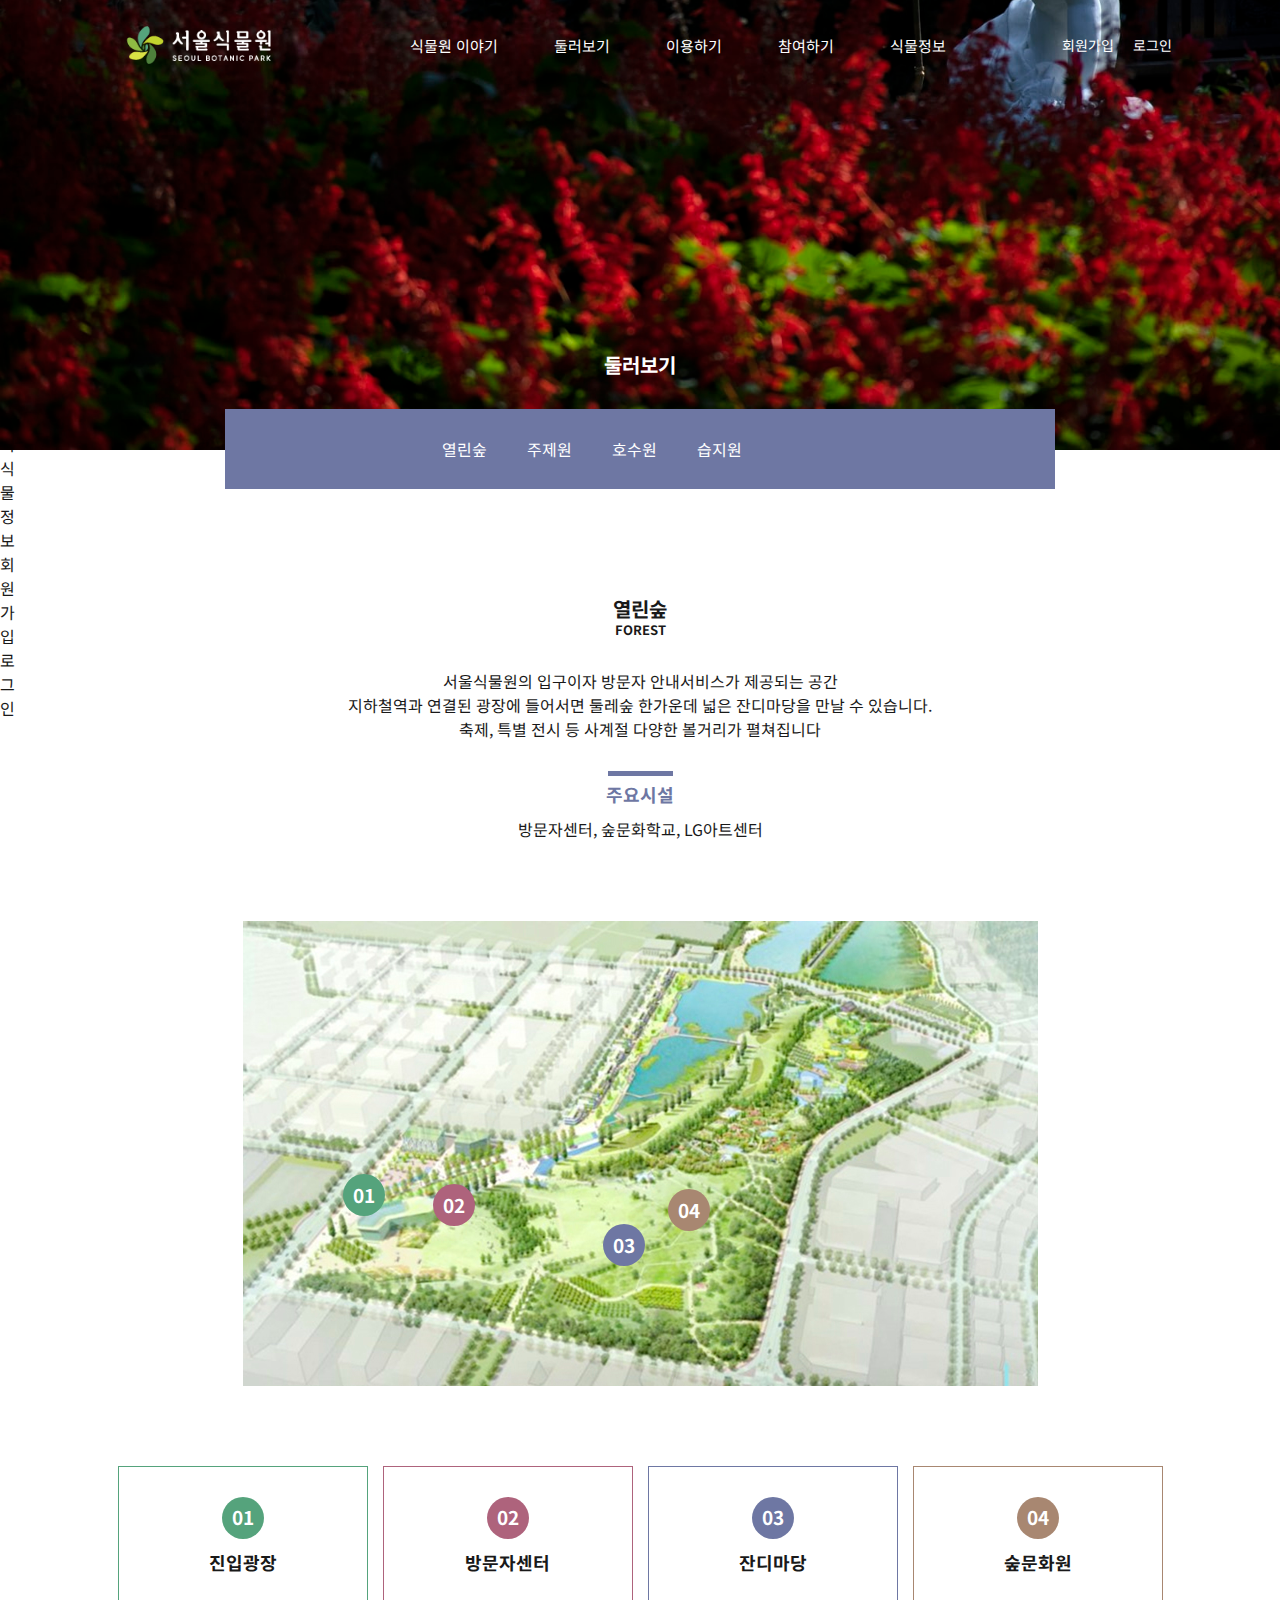
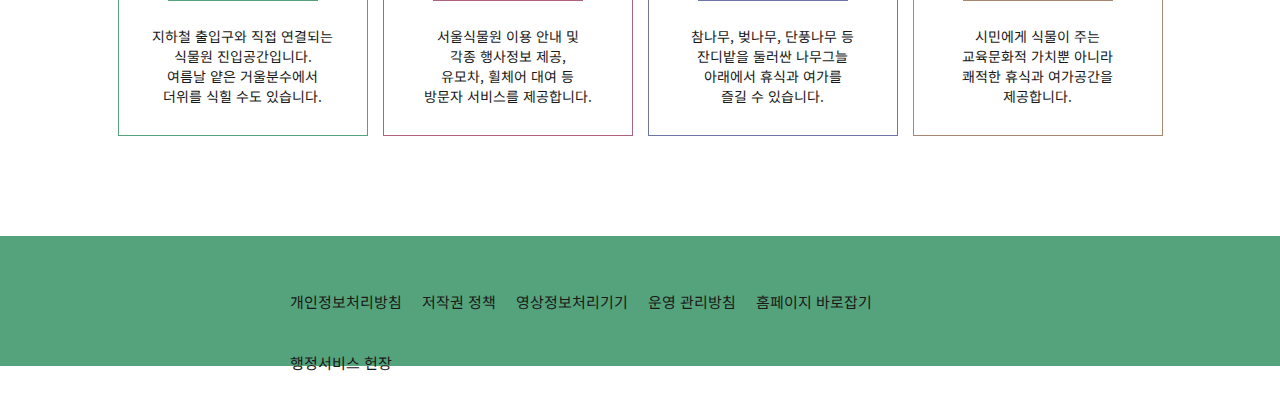
<file: html/seoul_around.html>
<!DOCTYPE html>
<!-- seoul_use.html -->
<html lang="ko-KR">
<head>
<meta charset="UTF-8">
<meta name="viewport" content="width=device-width, initial-scale=1.0">
<meta http-equiv="X-UA-Compatible" content="IE=edge">

<link href="https://fonts.googleapis.com/css?family=Noto+Sans+KR:400,700&display=swap&subset=korean" rel="stylesheet">
<link rel="stylesheet" href="../css/reset.css">
<link rel="stylesheet" href="../css/seoul_around/seoul_around.css">

<!--[lf lte ie 9]>
<scirpt src="../ie/html5shiv/dist/thml5shiv.min.js"></scirpt>
<scirpt src="../ie/PIE/PIE.js"></scirpt>
<scirpt src="../ie/respond/dest/respond.min.js"></scirpt>
<![endif]-->

<title>서울식물원에 오신 것을 환영합니다</title>
</head>
<body>
<noscript>
<!-- 스크립트가 제대로 동작하지 않을 때 대처하는 속성 -->
<p>현재 접속하고 있는 사이트의 기능의 일부가 원활하게 실행되고 있지 않습니다. <br />
자바스크립트의 기능을 활성화 해주세요.</p>
<p><a target="_blank" href="http://enable-javascript.com/ko/">자바스크립트 활성화 처리하기</a></p>
</noscript>
<!-- layout -->
<div id="wrap">
  <header id="headBox">
    <h1><a href="seoul_main.html"><span class="hidden">서울식물원</span></a></h1>
    <nav id="gnb">
      <h2 class="hidden">메뉴</h2>
      <ul class="gnb_menu">
        <li><a href="seoul_story.html">식물원 이야기</a></li>
        <li><a href="seoul_around.html">둘러보기</a></li>
        <li><a href="seoul_use.html">이용하기</a></li>
        <li><a href="seoul_join.html">참여하기</a></li>
        <li><a href="#">식물정보</a></li>
      </ul>
      <div class="gnb_member">
        <a href="#">회원가입</a>
        <a href="#">로그인</a>
      </div>
    </nav>
  </header>
  <nav id="gnbMob">
    <div class="mob_btn">
      <span class="hidden">모바일전용 네비게이션</span>
      <button type="button">
        <span></span>
        <span></span>
        <span></span>
        <span></span>
      </button>
    </div>
    <div class="menu_area">
      <div class="mob_menu_all">
       <ul class="mob_menu">
         <li><a href="seoul_story.html">식물원 이야기</a></li>
         <li><a href="seoul_around.html">둘러보기</a></li>
         <li><a href="seoul_use.html">이용하기</a></li>
         <li><a href="seoul_join.html">참여하기</a></li>
         <li><a href="#">식물정보</a></li>
       </ul>
       <ul class="mob_member">
         <li><a href="#">회원가입</a></li>
         <li> <a href="#">로그인</a></li>
       </ul>
      </div>
    </div>
  </nav>
  <main id="around_contentBox">
    <section id="around_viewBox">
      <article class="around_menu">
      <h3>둘러보기</h3>
      <nav class="around_nav">
        <h4 class="hidden">둘러보기 메뉴</h4>
        <ul>
          <li><a href="#"><span>열린숲</span></a></li>
          <li><a href="#"><span>주제원</span></a></li>
          <li><a href="#"><span>호수원</span></a></li>
          <li><a href="#"><span>습지원</span></a></li>
          <li><a href="#"><span>전시안내</span></a></li>
        </ul>
      </nav>
      </article>
    </section>
  </main>
  <section id="forest">
    <h3>열린숲<br/><span>forest</span></h3>
    <span class="forest_text">
        서울식물원의 입구이자 방문자 안내서비스가 제공되는 공간<br/>
        지하철역과 연결된 광장에 들어서면 둘레숲 한가운데 넓은 잔디마당을 만날 수 있습니다.<br/> 
        축제, 특별 전시 등 사계절 다양한 볼거리가 펼쳐집니다<br/>
    </span>
    <span class="keyFacility">
        <p>주요시설</p>
        방문자센터, 숲문화학교, LG아트센터
    </span>
    <article class="forest_map">
      <div class="map_img">
        <div class="map_button">
          <div class="number_01"><button type="button">01</button></div>
          <div class="number_02"><button type="button">02</button></div>
          <div class="number_03"><button type="button">03</button></div>
          <div class="number_04"><button type="button">04</button></div>
        </div>
      </div>
      <div class="map_list">
        <div class="map_square">
          <span class="number">01</span>
          <span class="title">진입광장</span>
          <p>
            지하철 출입구와 직접 연결되는</br>
            식물원 진입공간입니다.</br>
            여름날 얕은 거울분수에서</br>
            더위를 식힐 수도 있습니다.</br>
          </p>
        </div>
        <div class="map_center">
          <span class="number">02</span>
          <span class="title">방문자센터</span>
          <p>
            서울식물원 이용 안내 및</br>
            각종 행사정보 제공,</br>
            유모차, 휠체어 대여 등</br>
            방문자 서비스를 제공합니다.</br>
          </p>
        </div>
        <div class="map_yard">
          <span class="number">03</span>
          <span class="title">잔디마당</span>
          <p>
            참나무, 벚나무, 단풍나무 등</br>
            잔디밭을 둘러싼 나무그늘</br>
            아래에서 휴식과 여가를</br>
            즐길 수 있습니다.</br>
          </p>
        </div>
        <div class="map_culture">
          <span class="number">04</span>
          <span class="title">숲문화원</span>
          <p>
            시민에게 식물이 주는</br>
            교육문화적 가치뿐 아니라</br>
            쾌적한 휴식과 여가공간을</br>
            제공합니다.
          </p>
        </div>
      </div>
    </article>
  </section>
  <footer id="footBox">
    <h3 class="hidden">회사정보</h3>
    <ul>
    <li><a href="#">개인정보처리방침</a></li>
    <li><a href="#">저작권 정책</a></li>
    <li><a href="#">영상정보처리기기</a></li>
    <li><a href="#">운영 관리방침</a></li>
    <li><a href="#">홈페이지 바로잡기</a></li>
    <li><a href="#">행정서비스 헌장</a></li>
    </ul>
  </footer>
</div>
<!-- script -->
<script src="../js/base/jquery-3.4.1.min.js"></script>
<script src="../js/base/jquery-ui.js"></script>
<script src="../js/src/jquery/seoul_around.js"></script>
<script src="../js/src/jquery/seoul_load.js"></script>
</body>
</html>
</file>
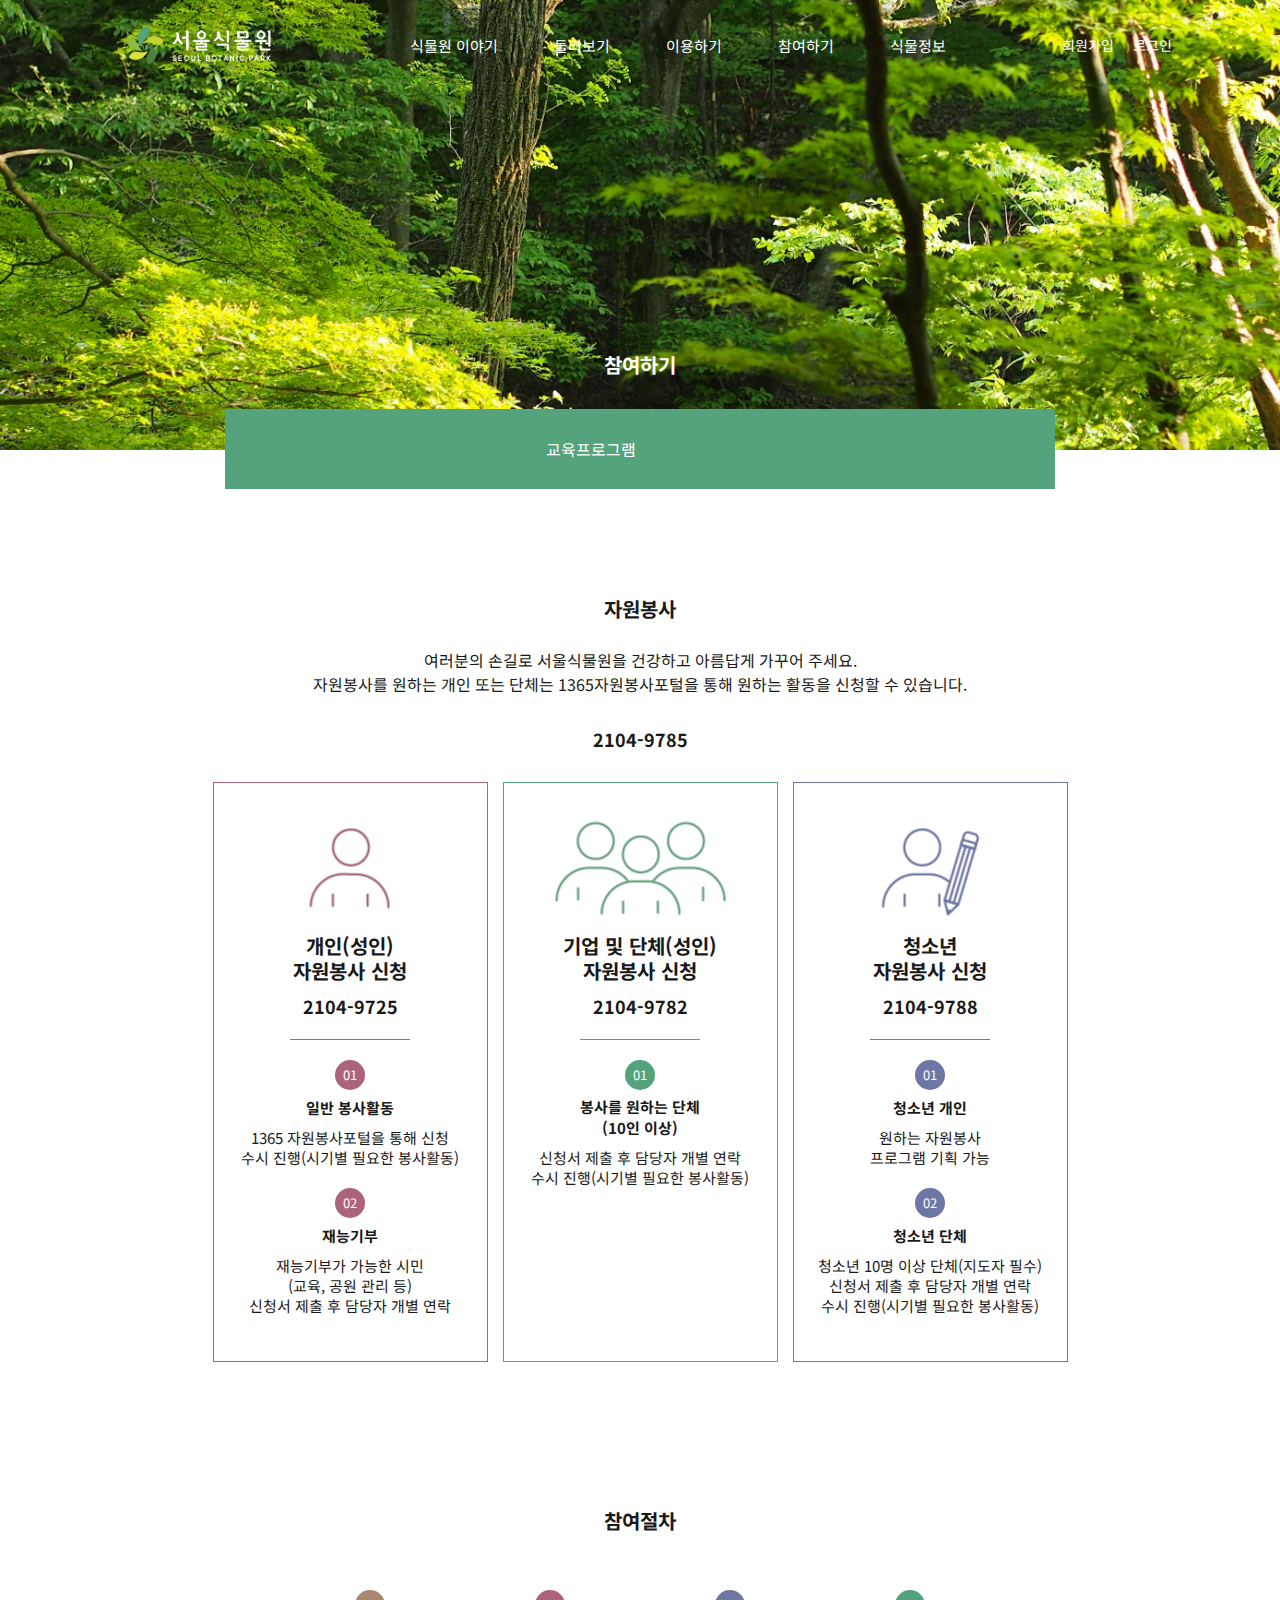
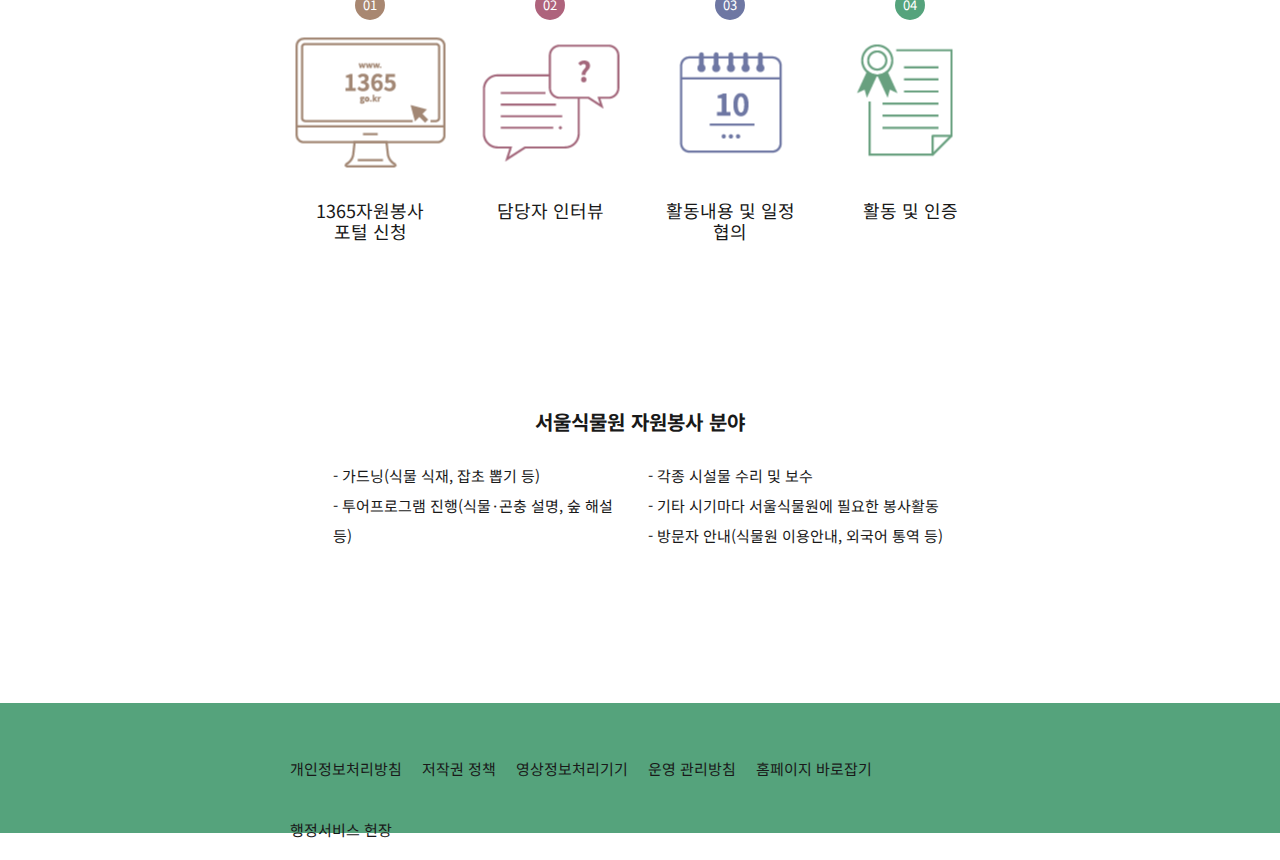
<file: html/seoul_join.html>
<!DOCTYPE html>
<!-- seoul_use.html -->
<html lang="ko-KR">
<head>
<meta charset="UTF-8">
<meta name="viewport" content="width=device-width, initial-scale=1.0">
<meta http-equiv="X-UA-Compatible" content="IE=edge">

<link href="https://fonts.googleapis.com/css?family=Noto+Sans+KR:400,700&display=swap&subset=korean" rel="stylesheet">
<link rel="stylesheet" href="../css/reset.css">
<link rel="stylesheet" href="../css/seoul_join/seoul_join.css">

<!--[lf lte ie 9]>
<scirpt src="../ie/html5shiv/dist/thml5shiv.min.js"></scirpt>
<scirpt src="../ie/PIE/PIE.js"></scirpt>
<scirpt src="../ie/respond/dest/respond.min.js"></scirpt>
<![endif]-->

<title>서울식물원에 오신 것을 환영합니다</title>
</head>
<body>
<noscript>
<!-- 스크립트가 제대로 동작하지 않을 때 대처하는 속성 -->
<p>현재 접속하고 있는 사이트의 기능의 일부가 원활하게 실행되고 있지 않습니다. <br />
자바스크립트의 기능을 활성화 해주세요.</p>
<p><a target="_blank" href="http://enable-javascript.com/ko/">자바스크립트 활성화 처리하기</a></p>
</noscript>
<!-- layout -->
<div id="wrap">
  <header id="headBox">
    <h1><a href="seoul_main.html"><span class="hidden">서울식물원</span></a></h1>
    <nav id="gnb">
      <h2 class="hidden">메뉴</h2>
      <ul class="gnb_menu">
        <li><a href="seoul_story.html">식물원 이야기</a></li>
        <li><a href="seoul_around.html">둘러보기</a></li>
        <li><a href="seoul_use.html">이용하기</a></li>
        <li><a href="seoul_join.html">참여하기</a></li>
        <li><a href="#">식물정보</a></li>
      </ul>
      <div class="gnb_member">
        <a href="#">회원가입</a>
        <a href="#">로그인</a>
      </div>
    </nav>
  </header>
  <nav id="gnbMob">
    <div class="mob_btn">
      <span class="hidden">모바일전용 네비게이션</span>
      <button type="button">
        <span></span>
        <span></span>
        <span></span>
        <span></span>
      </button>
    </div>
    <div class="menu_area">
      <div class="mob_menu_all">
       <ul class="mob_menu">
         <li><a href="seoul_story.html">식물원 이야기</a></li>
         <li><a href="seoul_around.html">둘러보기</a></li>
         <li><a href="seoul_use.html">이용하기</a></li>
         <li><a href="seoul_join.html">참여하기</a></li>
         <li><a href="#">식물정보</a></li>
       </ul>
       <ul class="mob_member">
         <li><a href="#">회원가입</a></li>
         <li> <a href="#">로그인</a></li>
       </ul>
      </div>
    </div>
  </nav>
  <main id="join_contentBox">
    <section id="join_viewBox">
      <article class="join_menu">
      <h3>참여하기</h3>
      <nav class="join_nav">
        <h4 class="hidden">참여하기 메뉴</h4>
        <ul>
          <li><a href="#"><span>교육프로그램</span></a></li>
          <li><a href="#"><span>자원봉사</span></a></li>
        </ul>
      </nav>
      </article>
    </section>
  </main>
  <section id="join">
    <h3>자원봉사</h3>
    <span class="join_text">
      여러분의 손길로 서울식물원을 건강하고 아름답게 가꾸어 주세요.<br/>
      자원봉사를 원하는 개인 또는 단체는 1365자원봉사포털을 통해 원하는 활동을 신청할 수 있습니다.<br/>
      <p class="tel">2104-9785</p>
    </span>
    <article class="join_way">
      <div class="join_personal">
        <div class="join_titleZone">
        <i class="icon_personal"></i>
        <p class="main_title">개인(성인)<br/>자원봉사 신청</p>
        <p class="tel">2104-9725</p>
        </div>
        <div class="join_contentZone">
          <div class="personal_01">
            <span class="number">01</span>
            <span class="title">일반 봉사활동</span>
            <p>1365 자원봉사포털을 통해 신청<br/>수시 진행(시기별 필요한 봉사활동)</p>
          </div>
          <div class="personal_02">
            <span class="number">02</span>
            <span class="title">재능기부</span>
            <p>재능기부가 가능한 시민<br/>(교육, 공원 관리 등)<br/>신청서 제출 후 담당자 개별 연락</p>
          </div>
        </div>
      </div>
      <div class="join_group">
        <div class="join_titleZone">
        <i class="icon_group"></i>
        <p class="main_title">기업 및 단체(성인)<br/>자원봉사 신청</p>
        <p class="tel">2104-9782</p>
        </div>
        <div class="join_contentZone">
          <div class="group_01">
            <span class="number">01</span>
            <span class="title">봉사를 원하는 단체<br/>(10인 이상)</span>
            <p>신청서 제출 후 담당자 개별 연락<br/>수시 진행(시기별 필요한 봉사활동)</p>
          </div>
        </div>
      </div>
      <div class="join_children">
        <div class="join_titleZone">
        <i class="icon_children"></i>
        <p class="main_title">청소년<br/>자원봉사 신청</p>
        <p class="tel">2104-9788</p>
        </div>
        <div class="join_contentZone">
          <div class="children_01">
            <span class="number">01</span>
            <span class="title">청소년 개인</span>
            <p>원하는 자원봉사<br/>프로그램 기획 가능</p>
          </div>
          <div class="children_02">
            <span class="number">02</span>
            <span class="title">청소년 단체</span>
            <p>청소년 10명 이상 단체(지도자 필수)<br/>신청서 제출 후 담당자 개별 연락<br/>수시 진행(시기별 필요한 봉사활동)</p>
          </div>
        </div>
      </div>
      </article>
      <article class="join_step">
        <h3>참여절차</h3>
        <div class="1step"><span class="number">01</span><i class="icon_1step"></i><p>1365자원봉사<br/>포털 신청</p></div>
        <div class="2step"><span class="number">02</span><i class="icon_2step"></i><p>담당자 인터뷰</p></div>
        <div class="3step"><span class="number">03</span><i class="icon_3step"></i><p>활동내용 및 일정<br/>협의</p></div>
        <div class="4step"><span class="number">04</span><i class="icon_4step"></i><p>활동 및 인증</p></div>
      </article>
      <article class="join_area">
        <h3>서울식물원 자원봉사 분야</h3>
        <ul class="area_list">
          <li>- 가드닝(식물 식재, 잡초 뽑기 등)</li>
          <li>- 각종 시설물 수리 및 보수</li>
          <li>- 투어프로그램 진행(식물·곤충 설명, 숲 해설 등)</li>
          <li>- 기타 시기마다 서울식물원에 필요한 봉사활동</li>
          <li>- 방문자 안내(식물원 이용안내, 외국어 통역 등)</li>
        </ul>
      </article>
  </section>
  <footer id="footBox">
    <h3 class="hidden">회사정보</h3>
    <ul>
    <li><a href="#">개인정보처리방침</a></li>
    <li><a href="#">저작권 정책</a></li>
    <li><a href="#">영상정보처리기기</a></li>
    <li><a href="#">운영 관리방침</a></li>
    <li><a href="#">홈페이지 바로잡기</a></li>
    <li><a href="#">행정서비스 헌장</a></li>
    </ul>
  </footer>
</div>
<!-- script -->
<script src="../js/base/jquery-3.4.1.min.js"></script>
<script src="../js/base/jquery-ui.js"></script>
<script src="../js/src/jquery/seoul_join.js"></script>
<script src="../js/src/jquery/seoul_load.js"></script>
</body>
</html>
</file>
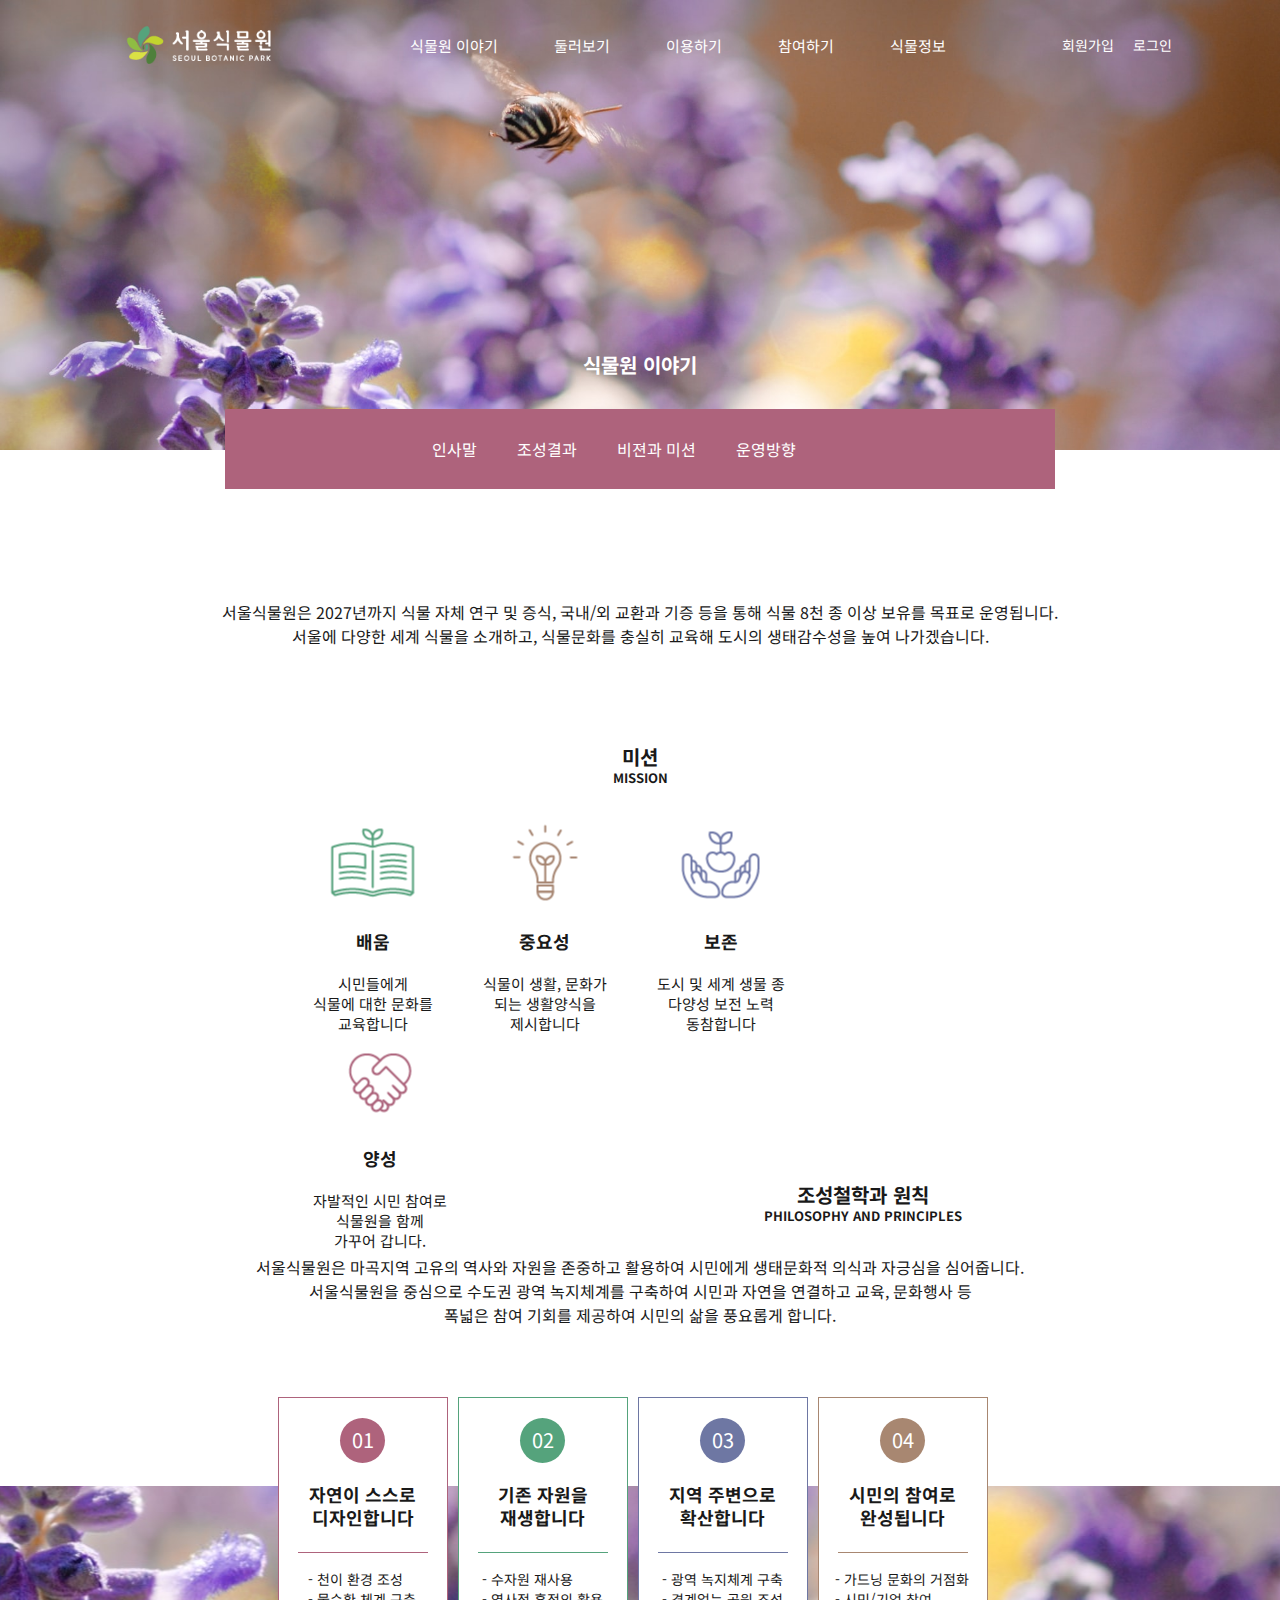
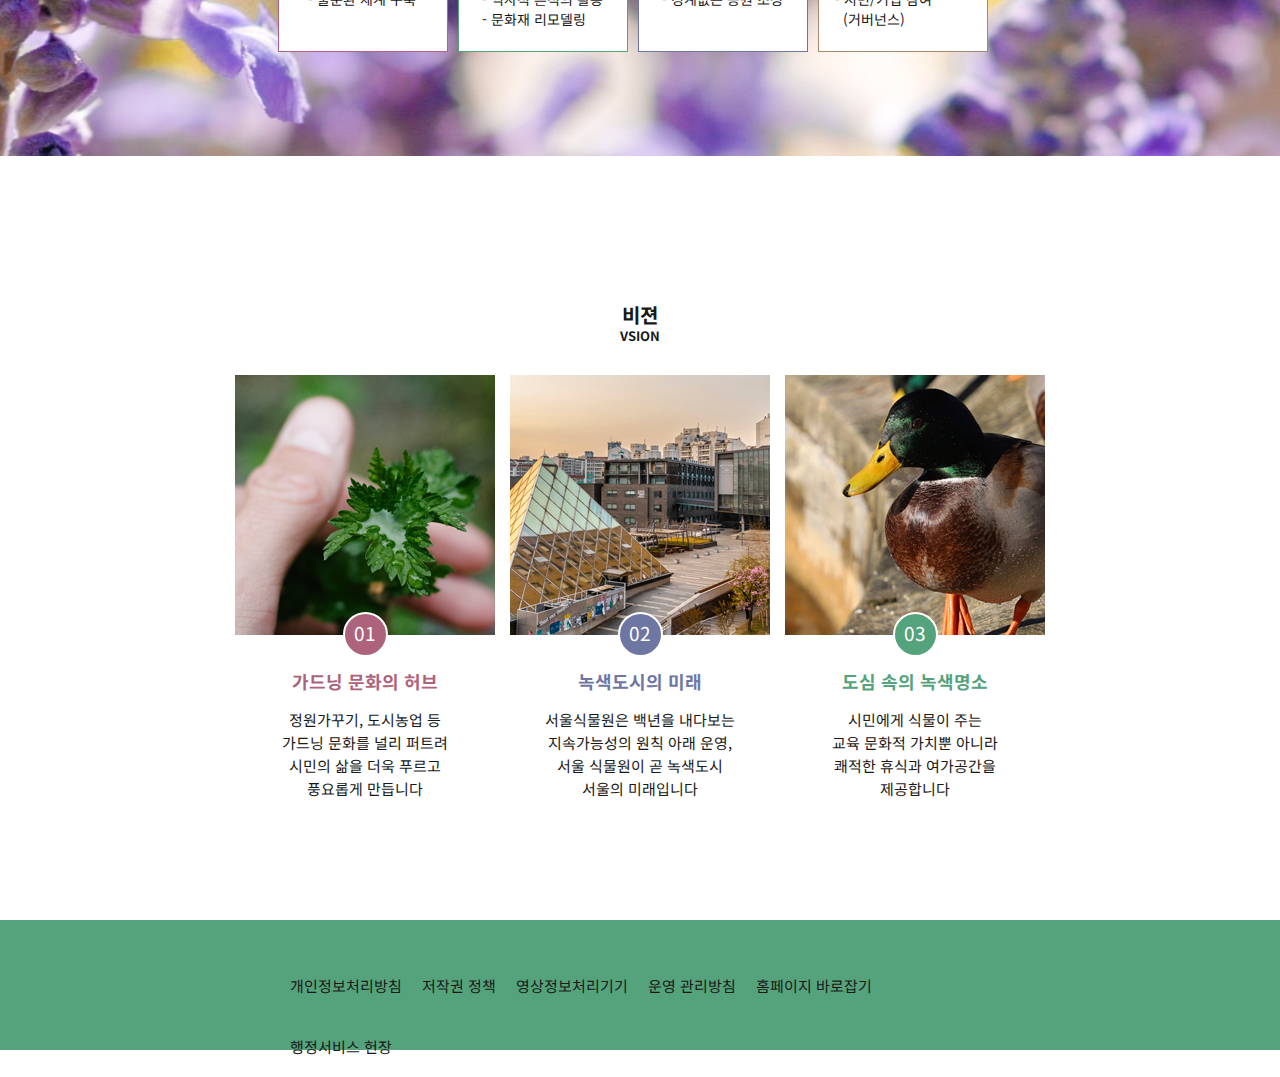
<file: html/seoul_story.html>
<!DOCTYPE html>
<!-- seoul_story.html -->
<html lang="ko-KR">
<head>
<meta charset="UTF-8">
<meta name="viewport" content="width=device-width, initial-scale=1.0">
<meta http-equiv="X-UA-Compatible" content="IE=edge">

<link href="https://fonts.googleapis.com/css?family=Noto+Sans+KR:400,700&display=swap&subset=korean" rel="stylesheet">
<link rel="stylesheet" href="../css/reset.css">
<link rel="stylesheet" href="../css/seoul_story/seoul_story.css">

<!--[lf lte ie 9]>
<scirpt src="../ie/html5shiv/dist/thml5shiv.min.js"></scirpt>
<scirpt src="../ie/PIE/PIE.js"></scirpt>
<scirpt src="../ie/respond/dest/respond.min.js"></scirpt>
<![endif]-->


<title>서울식물원에 오신 것을 환영합니다</title>
</head>
<body>
<noscript>
<!-- 스크립트가 제대로 동작하지 않을 때 대처하는 속성 -->
<p>현재 접속하고 있는 사이트의 기능의 일부가 원활하게 실행되고 있지 않습니다. <br />
자바스크립트의 기능을 활성화 해주세요.</p>
<p><a target="_blank" href="http://enable-javascript.com/ko/">자바스크립트 활성화 처리하기</a></p>
</noscript>
<!-- layout -->
<div id="wrap">
  <header id="headBox">
    <h1><a href="seoul_main.html"><span class="hidden">서울식물원</span></a></h1>
    <nav id="gnb">
      <h2 class="hidden">메뉴</h2>
      <ul class="gnb_menu">
        <li><a href="seoul_story.html">식물원 이야기</a></li>
        <li><a href="seoul_around.html">둘러보기</a></li>
        <li><a href="seoul_use.html">이용하기</a></li>
        <li><a href="seoul_join.html">참여하기</a></li>
        <li><a href="#">식물정보</a></li>
      </ul>
      <div class="gnb_member">
        <a href="#">회원가입</a>
        <a href="#">로그인</a>
      </div>
    </nav>
  </header>
  <nav id="gnbMob">
    <div class="mob_btn">
      <span class="hidden">모바일전용 네비게이션</span>
      <button type="button">
        <span></span>
        <span></span>
        <span></span>
        <span></span>
      </button>
    </div>
    <div class="menu_area">
      <div class="mob_menu_all">
       <ul class="mob_menu">
         <li><a href="seoul_story.html">식물원 이야기</a></li>
         <li><a href="seoul_around.html">둘러보기</a></li>
         <li><a href="seoul_use.html">이용하기</a></li>
         <li><a href="seoul_join.html">참여하기</a></li>
         <li><a href="#">식물정보</a></li>
       </ul>
       <ul class="mob_member">
         <li><a href="#">회원가입</a></li>
         <li> <a href="#">로그인</a></li>
       </ul>
      </div>
    </div>
  </nav>
  <main id="story_contentBox">
    <section id="story_viewBox">
      <article class="story_menu">
      <h3>식물원 이야기</h3>
      <nav class="story_nav">
        <h4 class="hidden">식물원이야기 메뉴</h4>
        <ul>
          <li><a href="#"><span>인사말</span></a></li>
          <li><a href="#"><span>조성결과</span></a></li>
          <li><a href="#"><span>비젼과 미션</span></a></li>
          <li><a href="#"><span>운영방향</span></a></li>
          <li><a href="#"><span>BI</span></a></li>
        </ul>
      </nav>
      </article>
    </section>
    <section id="vison_mission">
      <span class="vision_text">
      서울식물원은 2027년까지 식물 자체 연구 및 증식, 국내/외 교환과 기증 등을 통해 식물 8천 종 이상 보유를 목표로 운영됩니다.<br/>
      서울에 다양한 세계 식물을 소개하고, 식물문화를 충실히 교육해 도시의 생태감수성을 높여 나가겠습니다.
      </span>
      <article class="mission">
        <h3>미션<br/><span>mission</span></h3>
        <div class="mission_learning"><i class="icon_learning"></i><p>배움</p><span>시민들에게<br/>식물에 대한 문화를<br/>교육합니다</span></div>
        <div class="mission_important"><i class="icon_important"></i><p>중요성</p><span>식물이 생활, 문화가<br/>되는 생활양식을<br/>제시합니다</span></div>
        <div class="mission_preservation"><i class="icon_preservation"></i><p>보존</p><span>도시 및 세계 생물 종<br/>다양성 보전 노력<br/>동참합니다</span></div>
        <div class="mission_learning"><i class="icon_learning"></i><p>양성</p><span>자발적인 시민 참여로<br/>식물원을 함께<br/>가꾸어 갑니다.</span></div>
      </article>
      <article class="PaP">
        <h3>조성철학과 원칙<br/><span>philosophy and principles</span></h3>
        <span class="PaP_text">
        서울식물원은 마곡지역 고유의 역사와 자원을 존중하고 활용하여 시민에게 생태문화적 의식과 자긍심을 심어줍니다.<br/>
        서울식물원을 중심으로 수도권 광역 녹지체계를 구축하여 시민과 자연을 연결하고 교육, 문화행사 등<br/>
        폭넓은 참여 기회를 제공하여 시민의 삶을 풍요롭게 합니다.<br/>
        </span>
      <div class="pap_list">
        <div class="PaP_design">
          <span class="number">01</span>
          <span class="title">자연이 스스로<br/>디자인합니다</span>
          <p>- 천이 환경 조성<br/>
             - 물순환 체계 구축</p>
        </div>
        <div class="PaP_rebuild">
          <span class="number">02</span>
          <span class="title">기존 자원을<br/>재생합니다</span>
          <p>- 수자원 재사용<br/>
             - 역사적 흔적의 활용<br/>
             - 문화재 리모델링</p>
        </div>
        <div class="PaP_diffusion">
          <span class="number">03</span>
          <span class="title">지역 주변으로<br/>확산합니다</span>
          <p>- 광역 녹지체계 구축<br/>
             - 경계없는 공원 조성</p>
          </div>
        <div class="PaP_rebuild">
          <span class="number">04</span>
          <span class="title">시민의 참여로<br/>완성됩니다</span>
          <p>- 가드닝 문화의 거점화<br/>
             - 시민/기업 참여<br/>
             &nbsp;&nbsp;(거버넌스)</p>
        </div>
      </div>
      </article>
      <article class="vision">
          <h3>비젼<br/><span>vsion</span></h3>
          <div class="hurb">
            <div class="hurb_img">
              <span class="bottom"></span>
              <span class="right"></span>
              <span class="top"></span>
              <span class="left"></span>
            </div>
            <span class="number">01</span>
            <span class="title">가드닝 문화의 허브</span>
            정원가꾸기, 도시농업 등<br/>가드닝 문화를 널리 퍼트려<br/>시민의 삶을 더욱 푸르고<br/>풍요롭게 만듭니다
          </div>

          <div class="future">
            <div class="future_img">
              <span class="bottom"></span>
              <span class="right"></span>
              <span class="top"></span>
              <span class="left"></span>
            </div>
            <span class="number">02</span>
            <span class="title">녹색도시의 미래</span>
            서울식물원은 백년을 내다보는<br/>지속가능성의 원칙 아래 운영,<br/>서울 식물원이 곧 녹색도시<br/>서울의 미래입니다

          </div>
          <div class="place">
            <div class="place_img">
              <span class="bottom"></span>
              <span class="right"></span>
              <span class="top"></span>
              <span class="left"></span>
            </div>
            <span class="number">03</span>
            <span class="title">도심 속의  녹색명소</span>
            시민에게 식물이 주는<br/>교육 문화적 가치뿐 아니라<br/>쾌적한 휴식과 여가공간을<br/>제공합니다
          </div>
        </article>
    </section>
    </main>
    <footer id="footBox">
      <h3 class="hidden">회사정보</h3>
      <ul>
      <li><a href="#">개인정보처리방침</a></li>
      <li><a href="#">저작권 정책</a></li>
      <li><a href="#">영상정보처리기기</a></li>
      <li><a href="#">운영 관리방침</a></li>
      <li><a href="#">홈페이지 바로잡기</a></li>
      <li><a href="#">행정서비스 헌장</a></li>
      </ul>
    </footer>
</div>
<!-- script -->
<script src="../js/base/jquery-3.4.1.min.js"></script>
<script src="../js/base/jquery-ui.js"></script>
<script src="../js/src/jquery/seoul_story.js"></script>
<script src="../js/src/jquery/seoul_load.js"></script>
</body>
</html>
</file>
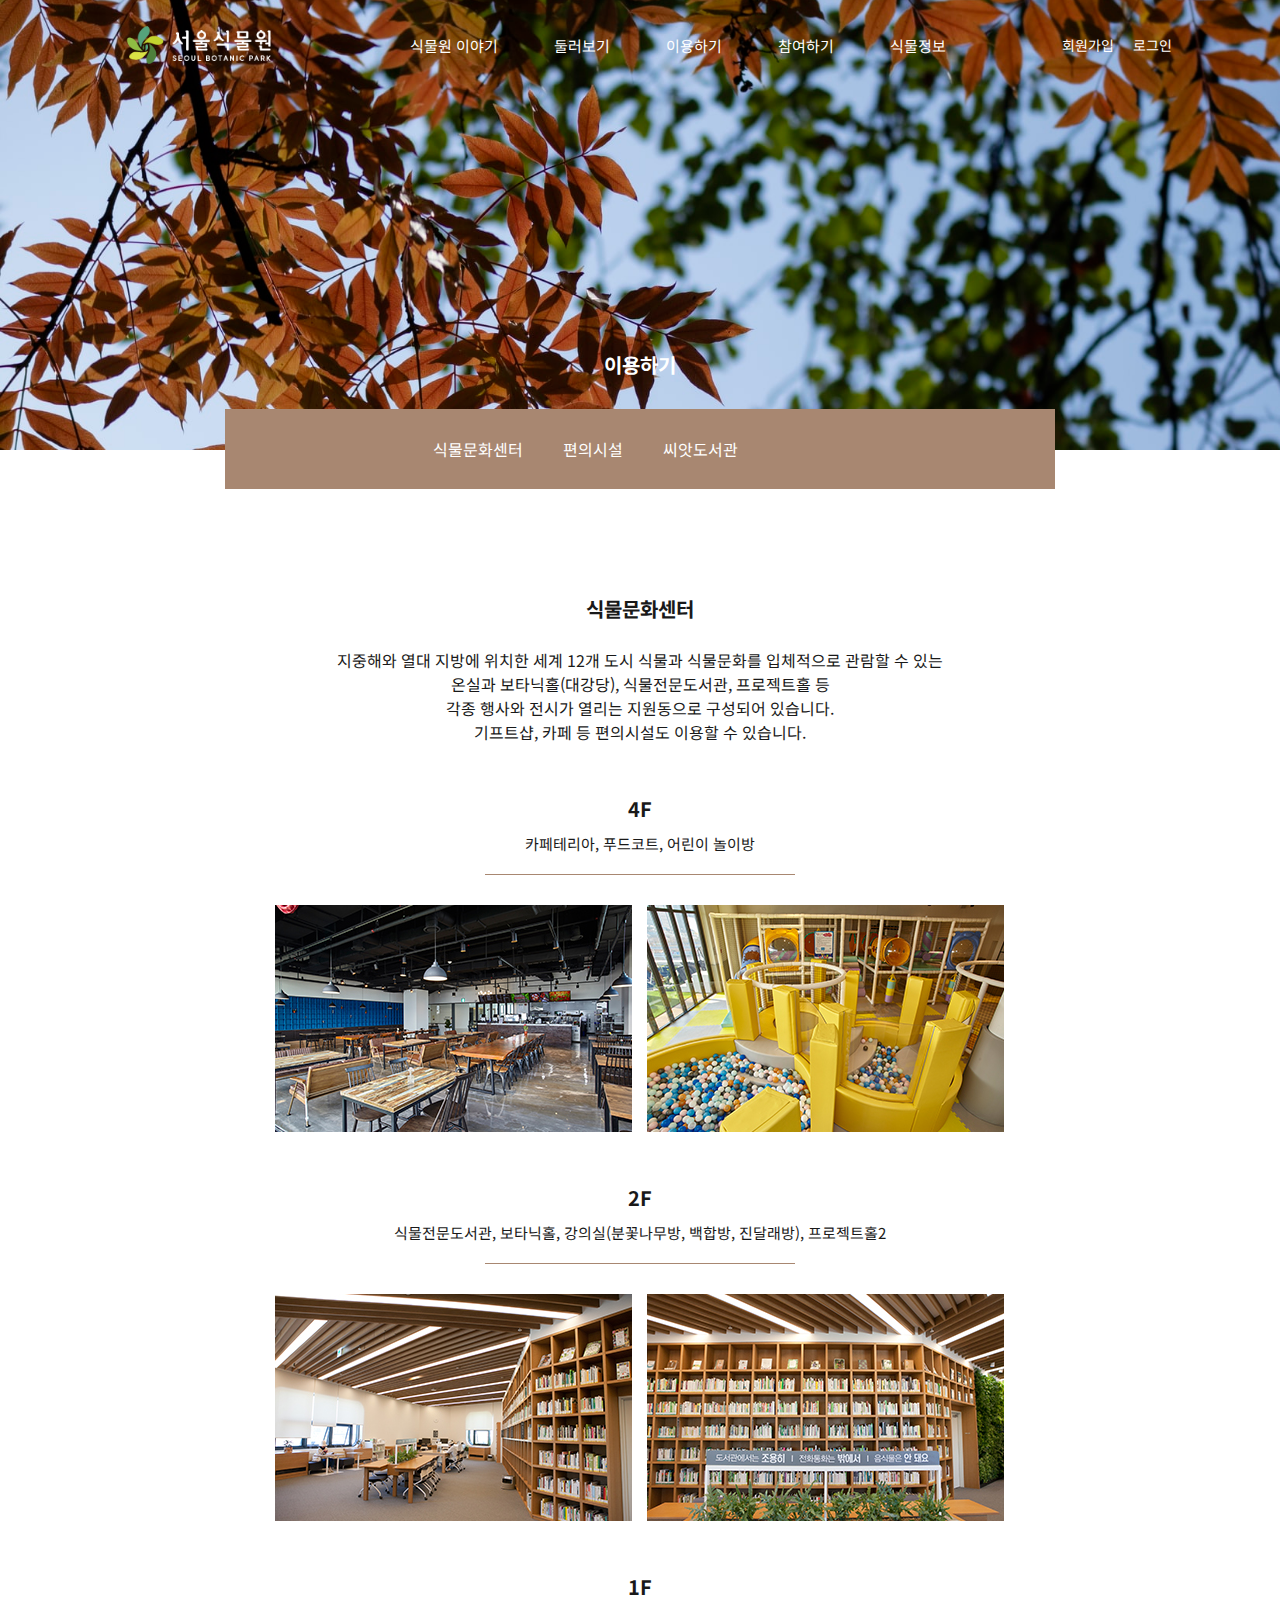
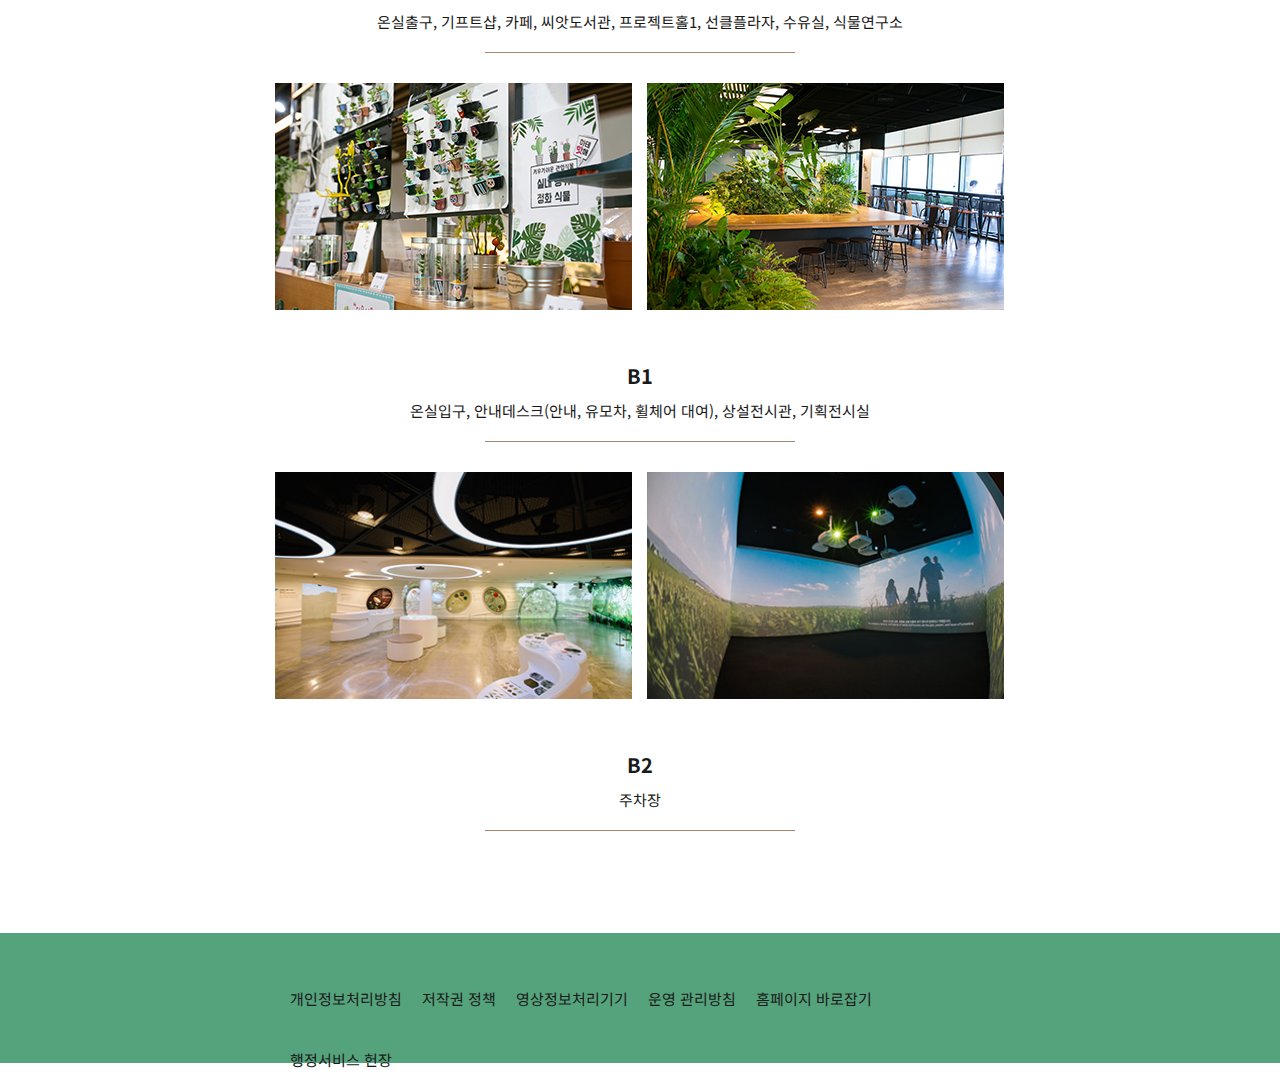
<file: html/seoul_use.html>
<!DOCTYPE html>
<!-- seoul_use.html -->
<html lang="ko-KR">
<head>
<meta charset="UTF-8">
<meta name="viewport" content="width=device-width, initial-scale=1.0">
<meta http-equiv="X-UA-Compatible" content="IE=edge">

<link href="https://fonts.googleapis.com/css?family=Noto+Sans+KR:400,700&display=swap&subset=korean" rel="stylesheet">
<link rel="stylesheet" href="../css/reset.css">
<link rel="stylesheet" href="../css/seoul_use/seoul_use.css">

<!--[lf lte ie 9]>
<scirpt src="../ie/html5shiv/dist/thml5shiv.min.js"></scirpt>
<scirpt src="../ie/PIE/PIE.js"></scirpt>
<scirpt src="../ie/respond/dest/respond.min.js"></scirpt>
<![endif]-->

<title>서울식물원에 오신 것을 환영합니다</title>
</head>
<body>
<noscript>
<!-- 스크립트가 제대로 동작하지 않을 때 대처하는 속성 -->
<p>현재 접속하고 있는 사이트의 기능의 일부가 원활하게 실행되고 있지 않습니다. <br />
자바스크립트의 기능을 활성화 해주세요.</p>
<p><a target="_blank" href="http://enable-javascript.com/ko/">자바스크립트 활성화 처리하기</a></p>
</noscript>
<!-- layout -->
<div id="wrap">
  <header id="headBox">
    <h1><a href="seoul_main.html"><span class="hidden">서울식물원</span></a></h1>
    <nav id="gnb_mob"><button type="button"><span class="hidden">모바일전용 네비게이션</span></button></nav>
    <nav id="gnb">
      <h2 class="hidden">메뉴</h2>
      <ul class="gnb_menu">
        <li><a href="seoul_story.html">식물원 이야기</a></li>
        <li><a href="seoul_around.html">둘러보기</a></li>
        <li><a href="seoul_use.html">이용하기</a></li>
        <li><a href="seoul_join.html">참여하기</a></li>
        <li><a href="#">식물정보</a></li>
      </ul>
      <div class="gnb_member">
        <a href="#">회원가입</a>
        <a href="#">로그인</a>
      </div>
    </nav>
  </header>
  <nav id="gnbMob">
    <div class="mob_btn">
      <span class="hidden">모바일전용 네비게이션</span>
      <button type="button">
        <span></span>
        <span></span>
        <span></span>
        <span></span>
      </button>
    </div>
    <div class="menu_area">
      <div class="mob_menu_all">
       <ul class="mob_menu">
         <li><a href="seoul_story.html">식물원 이야기</a></li>
         <li><a href="seoul_around.html">둘러보기</a></li>
         <li><a href="seoul_use.html">이용하기</a></li>
         <li><a href="seoul_join.html">참여하기</a></li>
         <li><a href="#">식물정보</a></li>
       </ul>
       <ul class="mob_member">
         <li><a href="#">회원가입</a></li>
         <li> <a href="#">로그인</a></li>
       </ul>
      </div>
    </div>
  </nav>
  <main id="use_contentBox">
    <section id="use_viewBox">
      <article class="use_menu">
      <h3>이용하기</h3>
      <nav class="use_nav">
        <h4 class="hidden">이용하기 메뉴</h4>
        <ul>
          <li><a href="#"><span>식물문화센터</span></a></li>
          <li><a href="#"><span>편의시설</span></a></li>
          <li><a href="#"><span>씨앗도서관</span></a></li>
          <li><a href="#"><span>정원도서관</span></a></li>
        </ul>
      </nav>
      </article>
    </section>
  </main>
  <section id="use">
    <h3>식물문화센터</h3>
    <span class="use_text">
        지중해와 열대 지방에 위치한 세계 12개 도시 식물과 식물문화를 입체적으로 관람할 수 있는<br/>
        온실과 보타닉홀(대강당), 식물전문도서관, 프로젝트홀 등<br/>
        각종 행사와 전시가 열리는 지원동으로 구성되어 있습니다.<br/>
        기프트샵, 카페 등 편의시설도 이용할 수 있습니다.
    </span>
    <article class="use_floor">
      <div class="floor_F4">
        <h4>4F</h4>
        <p>카페테리아, 푸드코트, 어린이 놀이방</p>
        <div class="img_01"></div>
        <div class="img_02"></div>
      </div>
      <div class="floor_F2">
        <h4>2F</h4>
        <p>식물전문도서관, 보타닉홀, 강의실(분꽃나무방, 백합방, 진달래방), 프로젝트홀2</p>
        <div class="img_01"></div>
        <div class="img_02"></div>
      </div>
      <div class="floor_F1">
        <h4>1F</h4>
        <p>온실출구, 기프트샵, 카페, 씨앗도서관, 프로젝트홀1, 선클플라자, 수유실, 식물연구소</p>
        <div class="img_01"></div>
        <div class="img_02"></div>
      </div>
      <div class="floor_B1">
        <h4>B1</h4>
        <p>온실입구, 안내데스크(안내, 유모차, 휠체어 대여), 상설전시관, 기획전시실</p>
        <div class="img_01"></div>
        <div class="img_02"></div>
      </div>
      <div class="floor_B2">
        <h4>B2</h4>
        <p>주차장</p>
      </div>
       </article>
  </section>
  <footer id="footBox">
    <h3 class="hidden">회사정보</h3>
    <ul>
    <li><a href="#">개인정보처리방침</a></li>
    <li><a href="#">저작권 정책</a></li>
    <li><a href="#">영상정보처리기기</a></li>
    <li><a href="#">운영 관리방침</a></li>
    <li><a href="#">홈페이지 바로잡기</a></li>
    <li><a href="#">행정서비스 헌장</a></li>
    </ul>
  </footer>
</div>
<!-- script -->
<script src="../js/base/jquery-3.4.1.min.js"></script>
<script src="../js/base/jquery-ui.js"></script>
<script src="../js/src/jquery/seoul_use.js"></script>
<script src="../js/src/jquery/seoul_load.js"></script>
</body>
</html>
</file>
<file: css/seoul_around/seoul_around.css>
#wrap {
  position: relative;
  width: 100%;
  height: auto; }

#headBox {
  position: absolute;
  left: 50%;
  transform: translateX(-50%);
  z-index: 100;
  width: 1063px;
  height: 80px;
  padding-top: 20px;
  box-sizing: border-box; }
  #headBox h1 {
    float: left;
    width: 180px;
    height: 50px;
    background-image: url("../../img/white_logo.png");
    background-repeat: no-repeat;
    background-position: 50% 50%;
    background-size: cover;
    margin: 0 auto;
    background-size: 80%; }
    #headBox h1 a {
      display: block;
      width: 100%;
      height: 100%; }
  #headBox #gnb_mob {
    display: none; }
  #headBox #gnb {
    float: right;
    width: 790px;
    height: 50px; }
    #headBox #gnb a {
      color: #fff; }
    #headBox #gnb .gnb_menu li {
      float: left;
      padding: 15px 28px;
      text-align: center;
      font-size: 15px; }
    #headBox #gnb .gnb_member {
      float: right;
      text-align: center;
      font-size: 14px;
      margin-top: 15px; }
      #headBox #gnb .gnb_member a:first-of-type {
        margin-right: 15px; }

#around_contentBox {
  width: 100%;
  height: auto; }
  #around_contentBox #around_viewBox {
    position: relative;
    width: 100%;
    height: 450px;
    background-image: url("../../img/bgimg/main_02.jpg");
    background-repeat: no-repeat;
    background-position: 50% 50%;
    background-size: cover;
    background-position: 0 90%; }
    #around_contentBox #around_viewBox .around_menu {
      position: absolute;
      width: 100%;
      height: 140px;
      bottom: -40px; }
      #around_contentBox #around_viewBox .around_menu h3 {
        font-size: 20px;
        text-align: center;
        color: #fff; }
      #around_contentBox #around_viewBox .around_menu .around_nav {
        width: 830px;
        height: 80px;
        background-color: #6e77a3;
        margin: auto;
        margin-top: 30px; }
        #around_contentBox #around_viewBox .around_menu .around_nav ul {
          width: 436px;
          height: 100%;
          margin: auto;
          font-size: 16px; }
          #around_contentBox #around_viewBox .around_menu .around_nav ul li {
            float: left;
            padding: 28px 20px; }
            #around_contentBox #around_viewBox .around_menu .around_nav ul li > a {
              color: #fff; }

#forest {
  width: 100%;
  height: auto;
  text-align: center;
  margin-top: 150px; }
  #forest h3 {
    font-size: 20px;
    text-align: center;
    line-height: 18px;
    margin-bottom: 30px; }
    #forest h3 span {
      font-size: 13px;
      text-transform: uppercase; }
  #forest .keyFacility {
    display: inline-block;
    margin-top: 30px;
    margin-bottom: 30px; }
    #forest .keyFacility p {
      font-size: 18px;
      font-weight: bold;
      color: #6e77a3;
      margin-bottom: 10px; }
      #forest .keyFacility p:before {
        content: " ";
        display: block;
        width: 65px;
        height: 5px;
        background-color: #6e77a3;
        margin: auto;
        margin-bottom: 5px; }
  #forest .forest_map {
    width: 100%;
    height: auto;
    margin-top: 50px; }
    #forest .forest_map .map_img {
      position: relative;
      width: 795px;
      height: 465px;
      background-image: url("../../img/seoul_map.jpg");
      background-repeat: no-repeat;
      background-position: 50% 50%;
      background-size: cover;
      margin: auto;
      margin-bottom: 80px; }
    #forest .forest_map .map_button div {
      width: 42px;
      height: 42px;
      border-radius: 100%; }
      #forest .forest_map .map_button div:nth-of-type(1) {
        position: absolute;
        bottom: 170px;
        left: 100px;
        background-color: #55a37c; }
      #forest .forest_map .map_button div:nth-of-type(2) {
        position: absolute;
        bottom: 160px;
        left: 190px;
        background-color: #ae637c; }
      #forest .forest_map .map_button div:nth-of-type(3) {
        position: absolute;
        bottom: 120px;
        left: 360px;
        background-color: #6e77a3; }
      #forest .forest_map .map_button div:nth-of-type(4) {
        position: absolute;
        bottom: 155px;
        left: 425px;
        background-color: #a88771; }
      #forest .forest_map .map_button div button {
        display: block;
        width: 100%;
        height: 42px;
        font-size: 19px;
        font-weight: bold;
        color: #fff;
        cursor: pointer;
        padding-bottom: 2px; }
    #forest .forest_map .map_list {
      width: 1045px;
      height: 270px;
      margin: auto; }
      #forest .forest_map .map_list div {
        float: left;
        width: 250px;
        height: 100%;
        margin-right: 15px;
        background-color: #fff;
        border: 1px solid #55a37c;
        box-sizing: border-box; }
        #forest .forest_map .map_list div:last-of-type {
          margin-right: 0; }
        #forest .forest_map .map_list div .number {
          display: block;
          width: 42px;
          height: 42px;
          margin: auto;
          margin-top: 30px;
          margin-bottom: 10px;
          background-color: #55a37c;
          border-radius: 100%;
          font-size: 19px;
          font-weight: bold;
          line-height: 40px;
          color: #fff; }
        #forest .forest_map .map_list div .title {
          display: block;
          font-size: 18px;
          font-weight: bold;
          text-align: center; }
          #forest .forest_map .map_list div .title:after {
            content: " ";
            display: block;
            width: 150px;
            height: 1px;
            margin: 25px auto;
            background-color: #55a37c; }
        #forest .forest_map .map_list div p {
          font-size: 14px; }
        #forest .forest_map .map_list div:nth-of-type(1) {
          position: relative; }
        #forest .forest_map .map_list div:nth-of-type(2) {
          position: relative;
          border-color: #ae637c; }
          #forest .forest_map .map_list div:nth-of-type(2) .number {
            background-color: #ae637c; }
          #forest .forest_map .map_list div:nth-of-type(2) .title:after {
            background-color: #ae637c; }
        #forest .forest_map .map_list div:nth-of-type(3) {
          position: relative;
          border-color: #6e77a3; }
          #forest .forest_map .map_list div:nth-of-type(3) .number {
            background-color: #6e77a3; }
          #forest .forest_map .map_list div:nth-of-type(3) .title:after {
            background-color: #6e77a3; }
        #forest .forest_map .map_list div:nth-of-type(4) {
          position: relative;
          border-color: #a88771; }
          #forest .forest_map .map_list div:nth-of-type(4) .number {
            background-color: #a88771; }
          #forest .forest_map .map_list div:nth-of-type(4) .title:after {
            background-color: #a88771; }

#footBox {
  width: 100%;
  height: 130px;
  margin-top: 50px;
  background-color: #55a37c;
  margin-top: 100px; }
  #footBox ul {
    width: 720px;
    height: auto;
    margin: auto;
    margin-top: 35px; }
    #footBox ul li {
      float: left;
      padding: 20px 10px;
      font-size: 15px; }

@media screen and (max-width: 767px) {
  #wrap {
    position: relative;
    width: 100%;
    height: auto; }
  #headBox {
    width: 355px;
    height: auto;
    padding-top: 45px;
    z-index: 100; }
    #headBox h1 {
      float: left;
      width: 122px;
      height: 33px;
      background-image: url("../../img/white_logo_mobile.png");
      background-repeat: no-repeat;
      background-position: 50% 50%;
      background-size: cover;
      margin: 0 auto;
      background-size: auto; }
      #headBox h1 a {
        display: block;
        width: 100%;
        height: 100%; }
    #headBox #gnb {
      display: none; }
  #gnbMob {
    display: block; }
    #gnbMob .mob_btn {
      position: absolute;
      top: 50px;
      right: 60px;
      width: 25px;
      height: 19px;
      z-index: 200; }
      #gnbMob .mob_btn > button {
        display: block;
        position: relative;
        width: 100%;
        height: 100%;
        cursor: pointer; }
        #gnbMob .mob_btn > button span {
          position: absolute;
          display: block;
          width: 100%;
          height: 2px;
          background-color: #fff;
          transition: 0.2s; }
          #gnbMob .mob_btn > button span:nth-child(1) {
            top: 0; }
          #gnbMob .mob_btn > button span:nth-child(2), #gnbMob .mob_btn > button span:nth-child(3) {
            top: 50%;
            transform: translateY(-50%); }
          #gnbMob .mob_btn > button span:nth-child(4) {
            bottom: 0; }
      #gnbMob .mob_btn .active > span:nth-child(1), #gnbMob .mob_btn .active > span:nth-child(4) {
        opacity: 0; }
      #gnbMob .mob_btn .active > span:nth-child(2) {
        transform: rotate(45deg); }
      #gnbMob .mob_btn .active > span:nth-child(3) {
        transform: rotate(-45deg); }
    #gnbMob .menu_area {
      display: none;
      position: absolute;
      top: 0;
      width: 100%;
      height: 100%;
      background-color: rgba(0, 0, 0, 0.9);
      z-index: 190; }
      #gnbMob .menu_area .mob_menu_all {
        position: absolute;
        top: 150px;
        left: 50%;
        transform: translateX(-50%);
        z-index: 200;
        text-align: center; }
        #gnbMob .menu_area .mob_menu_all ul > li {
          padding: 10px; }
        #gnbMob .menu_area .mob_menu_all a {
          color: #fff;
          font-size: 20px; }
        #gnbMob .menu_area .mob_menu_all .mob_member li:nth-child(1):before {
          content: " ";
          display: block;
          width: 100%;
          height: 1px;
          background-color: #fff;
          margin-bottom: 20px; }
  #around_contentBox #around_viewBox .around_menu {
    width: 100%;
    height: 170px; }
    #around_contentBox #around_viewBox .around_menu .around_nav {
      width: 100%;
      height: 80px; }
      #around_contentBox #around_viewBox .around_menu .around_nav ul {
        width: 336px; }
        #around_contentBox #around_viewBox .around_menu .around_nav ul li {
          padding: 28px 10px; }
  #forest {
    margin-top: 100px; }
    #forest .forest_text {
      display: block;
      width: 350px;
      margin: auto;
      word-break: keep-all; }
    #forest .forest_map {
      width: 100%;
      height: 725px;
      position: relative; }
      #forest .forest_map .map_img {
        position: relative;
        width: 100%;
        height: 305px;
        background-position: 0 90%; }
      #forest .forest_map .map_button div {
        transform: scale(0.8); }
        #forest .forest_map .map_button div:nth-of-type(1) {
          position: absolute;
          bottom: 100px;
          left: 45px;
          background-color: #55a37c; }
        #forest .forest_map .map_button div:nth-of-type(2) {
          position: absolute;
          bottom: 90px;
          left: 110px;
          background-color: #ae637c; }
        #forest .forest_map .map_button div:nth-of-type(3) {
          position: absolute;
          bottom: 80px;
          left: 230px;
          background-color: #6e77a3; }
        #forest .forest_map .map_button div:nth-of-type(4) {
          position: absolute;
          bottom: 50px;
          left: 280px;
          background-color: #a88771; }
      #forest .forest_map .map_list {
        position: absolute;
        top: 270px;
        left: 0;
        right: 0;
        width: 405px;
        height: 455px;
        margin: auto; }
        #forest .forest_map .map_list div {
          float: left;
          width: 200px;
          height: 220px;
          background-color: #fff;
          border: 1px solid #55a37c;
          box-sizing: border-box;
          margin-right: 5px; }
          #forest .forest_map .map_list div:last-of-type {
            margin-right: 0; }
          #forest .forest_map .map_list div .number {
            width: 34px;
            height: 34px;
            margin-top: 20px;
            font-size: 15px;
            line-height: 35px; }
          #forest .forest_map .map_list div .title {
            display: block;
            font-size: 18px; }
            #forest .forest_map .map_list div .title:after {
              margin: 15px auto; }
          #forest .forest_map .map_list div p {
            font-size: 13px; }
          #forest .forest_map .map_list div:nth-of-type(1) {
            margin-bottom: 5px; }
          #forest .forest_map .map_list div:nth-of-type(2) {
            margin-right: 0;
            margin-bottom: 5px; }
  #footBox {
    width: 100%; }
    #footBox ul {
      width: 335px;
      height: 65px;
      margin-top: 30px;
      text-align: center; }
      #footBox ul li {
        padding: 5px 5px; } }

@media screen and (min-width: 768px) and (max-width: 1279px) {
  #wrap {
    position: relative;
    width: 100%;
    height: auto; }
  #headBox {
    width: 500px;
    height: auto;
    padding-top: 45px;
    z-index: 100; }
    #headBox h1 {
      float: left;
      width: 122px;
      height: 33px;
      background-image: url("../../img/white_logo_mobile.png");
      background-repeat: no-repeat;
      background-position: 50% 50%;
      background-size: cover;
      margin: 0 auto;
      background-size: auto; }
      #headBox h1 a {
        display: block;
        width: 100%;
        height: 100%; }
    #headBox #gnb {
      display: none; }
  #gnbMob {
    display: block; }
    #gnbMob .mob_btn {
      position: absolute;
      top: 50px;
      right: 135px;
      width: 25px;
      height: 19px;
      z-index: 200; }
      #gnbMob .mob_btn > button {
        display: block;
        position: relative;
        width: 100%;
        height: 100%;
        cursor: pointer; }
        #gnbMob .mob_btn > button span {
          position: absolute;
          display: block;
          width: 100%;
          height: 2px;
          background-color: #fff;
          transition: 0.2s; }
          #gnbMob .mob_btn > button span:nth-child(1) {
            top: 0; }
          #gnbMob .mob_btn > button span:nth-child(2), #gnbMob .mob_btn > button span:nth-child(3) {
            top: 50%;
            transform: translateY(-50%); }
          #gnbMob .mob_btn > button span:nth-child(4) {
            bottom: 0; }
      #gnbMob .mob_btn .active > span:nth-child(1), #gnbMob .mob_btn .active > span:nth-child(4) {
        opacity: 0; }
      #gnbMob .mob_btn .active > span:nth-child(2) {
        transform: rotate(45deg); }
      #gnbMob .mob_btn .active > span:nth-child(3) {
        transform: rotate(-45deg); }
    #gnbMob .menu_area {
      display: none;
      position: absolute;
      top: 0;
      width: 100%;
      height: 100%;
      background-color: rgba(0, 0, 0, 0.9);
      z-index: 190; }
      #gnbMob .menu_area .mob_menu_all {
        position: absolute;
        top: 150px;
        left: 50%;
        transform: translateX(-50%);
        z-index: 200;
        text-align: center; }
        #gnbMob .menu_area .mob_menu_all ul > li {
          padding: 10px; }
        #gnbMob .menu_area .mob_menu_all a {
          color: #fff;
          font-size: 20px; }
        #gnbMob .menu_area .mob_menu_all .mob_member li:nth-child(1):before {
          content: " ";
          display: block;
          width: 100%;
          height: 1px;
          background-color: #fff;
          margin-bottom: 20px; }
  #around_contentBox #around_viewBox .around_menu {
    width: 100%;
    height: 170px; }
    #around_contentBox #around_viewBox .around_menu .around_nav {
      width: 100%;
      height: 80px; }
  #forest {
    margin-top: 100px; }
    #forest .forest_text {
      display: block;
      width: 450px;
      margin: auto;
      word-break: keep-all; }
    #forest .forest_map {
      width: 100%;
      height: 725px;
      position: relative; }
      #forest .forest_map .map_img {
        position: relative;
        width: 100%;
        height: 305px;
        background-position: 0 90%; }
      #forest .forest_map .map_button div {
        transform: scale(0.8); }
        #forest .forest_map .map_button div:nth-of-type(1) {
          position: absolute;
          bottom: 140px;
          left: 90px;
          background-color: #55a37c; }
        #forest .forest_map .map_button div:nth-of-type(2) {
          position: absolute;
          bottom: 130px;
          left: 160px;
          background-color: #ae637c; }
        #forest .forest_map .map_button div:nth-of-type(3) {
          position: absolute;
          bottom: 100px;
          left: 330px;
          background-color: #6e77a3; }
        #forest .forest_map .map_button div:nth-of-type(4) {
          position: absolute;
          bottom: 50px;
          left: 410px;
          background-color: #a88771; }
      #forest .forest_map .map_list {
        position: absolute;
        top: 270px;
        left: 0;
        right: 0;
        width: 415px;
        height: 455px;
        margin: auto; }
        #forest .forest_map .map_list div {
          float: left;
          width: 200px;
          height: 220px;
          background-color: #fff;
          border: 1px solid #55a37c;
          box-sizing: border-box; }
          #forest .forest_map .map_list div:last-of-type {
            margin-right: 0; }
          #forest .forest_map .map_list div .number {
            width: 34px;
            height: 34px;
            margin-top: 20px;
            font-size: 15px;
            line-height: 35px; }
          #forest .forest_map .map_list div .title {
            display: block;
            font-size: 18px; }
            #forest .forest_map .map_list div .title:after {
              margin: 15px auto; }
          #forest .forest_map .map_list div p {
            font-size: 13px; }
          #forest .forest_map .map_list div:nth-of-type(1) {
            margin-bottom: 15px; }
          #forest .forest_map .map_list div:nth-of-type(2) {
            margin-right: 0;
            margin-bottom: 15px; }
  #footBox {
    width: 100%; }
    #footBox ul {
      width: 335px;
      height: 65px;
      margin-top: 30px;
      text-align: center; }
      #footBox ul li {
        padding: 5px 5px; } }
</file>
<file: css/seoul_join/seoul_join.css>
#wrap {
  position: relative;
  width: 100%;
  height: auto; }

#headBox {
  position: absolute;
  left: 50%;
  transform: translateX(-50%);
  z-index: 100;
  width: 1063px;
  height: 80px;
  padding-top: 20px;
  box-sizing: border-box; }
  #headBox h1 {
    float: left;
    width: 180px;
    height: 50px;
    background-image: url("../../img/white_logo.png");
    background-repeat: no-repeat;
    background-position: 50% 50%;
    background-size: cover;
    margin: 0 auto;
    background-size: 80%; }
    #headBox h1 a {
      display: block;
      width: 100%;
      height: 100%; }
  #headBox #gnb_mob {
    display: none; }
  #headBox #gnb {
    float: right;
    width: 790px;
    height: 50px; }
    #headBox #gnb a {
      color: #fff; }
    #headBox #gnb .gnb_menu li {
      float: left;
      padding: 15px 28px;
      text-align: center;
      font-size: 15px; }
    #headBox #gnb .gnb_member {
      float: right;
      text-align: center;
      font-size: 14px;
      margin-top: 15px; }
      #headBox #gnb .gnb_member a:first-of-type {
        margin-right: 15px; }

#gnbMob {
  display: none; }

#join_contentBox {
  width: 100%;
  height: auto; }
  #join_contentBox #join_viewBox {
    position: relative;
    width: 100%;
    height: 450px;
    background-image: url("../../img/bgimg/main_03.jpg");
    background-repeat: no-repeat;
    background-position: 50% 50%;
    background-size: cover;
    background-position: 0 50%; }
    #join_contentBox #join_viewBox .join_menu {
      position: absolute;
      width: 100%;
      height: 140px;
      bottom: -40px; }
      #join_contentBox #join_viewBox .join_menu h3 {
        font-size: 20px;
        text-align: center;
        color: #fff; }
      #join_contentBox #join_viewBox .join_menu .join_nav {
        width: 830px;
        height: 80px;
        background-color: #55a37c;
        margin: auto;
        margin-top: 30px; }
        #join_contentBox #join_viewBox .join_menu .join_nav ul {
          width: 228px;
          height: 100%;
          margin: auto;
          font-size: 16px; }
          #join_contentBox #join_viewBox .join_menu .join_nav ul li {
            float: left;
            padding: 28px 20px; }
            #join_contentBox #join_viewBox .join_menu .join_nav ul li > a {
              color: #fff; }

#join {
  width: 100%;
  height: auto;
  text-align: center;
  margin-top: 150px; }
  #join h3 {
    font-size: 20px;
    text-align: center;
    line-height: 18px;
    margin-bottom: 30px; }
    #join h3 span {
      font-size: 13px;
      text-transform: uppercase; }
  #join .join_text p {
    margin: 30px 0;
    font-weight: bold; }
  #join .tel {
    font-size: 18px;
    font-weight: bold;
    margin: 10px 0; }
  #join .join_way {
    width: 855px;
    height: 580px;
    margin: auto; }
    #join .join_way > div {
      float: left;
      width: 275px;
      height: 100%;
      margin-right: 15px;
      border: 1px solid;
      box-sizing: border-box; }
      #join .join_way > div:last-of-type {
        margin-right: 0; }
      #join .join_way > div .join_titleZone i {
        display: block;
        width: 110px;
        height: 110px;
        margin: auto;
        margin-top: 30px;
        margin-bottom: 10px; }
      #join .join_way > div .join_titleZone .main_title {
        font-size: 20px;
        font-weight: bold;
        line-height: 25px; }
      #join .join_way > div .join_titleZone .tel:after {
        content: " ";
        display: block;
        width: 120px;
        height: 1px;
        margin: 20px auto; }
      #join .join_way > div .join_contentZone {
        margin-bottom: 20px; }
        #join .join_way > div .join_contentZone div:first-of-type {
          margin-bottom: 20px; }
        #join .join_way > div .join_contentZone .number {
          display: block;
          width: 30px;
          height: 30px;
          margin: 5px auto;
          border-radius: 100%;
          font-size: 13px;
          line-height: 30px;
          color: #fff; }
        #join .join_way > div .join_contentZone .title {
          display: inline-block;
          font-size: 15px;
          font-weight: bold;
          margin-bottom: 10px; }
        #join .join_way > div .join_contentZone p {
          font-size: 15px;
          line-height: 20px; }
      #join .join_way > div:nth-of-type(1) {
        border-color: #ae637c; }
        #join .join_way > div:nth-of-type(1) i {
          background-image: url("../../img/icon/personal.png");
          background-repeat: no-repeat;
          background-position: 50% 50%;
          background-size: cover;
          background-size: auto; }
        #join .join_way > div:nth-of-type(1) .tel:after {
          background-color: #ae637c; }
        #join .join_way > div:nth-of-type(1) .number {
          background-color: #ae637c; }
      #join .join_way > div:nth-of-type(2) {
        border-color: #55a37c; }
        #join .join_way > div:nth-of-type(2) i {
          background-image: url("../../img/icon/group.png");
          background-repeat: no-repeat;
          background-position: 50% 50%;
          background-size: cover;
          background-size: auto;
          width: 175px; }
        #join .join_way > div:nth-of-type(2) .tel:after {
          background-color: #55a37c; }
        #join .join_way > div:nth-of-type(2) .number {
          background-color: #55a37c; }
        #join .join_way > div:nth-of-type(2) .title {
          margin-top: 1px; }
      #join .join_way > div:nth-of-type(3) {
        border-color: #6e77a3; }
        #join .join_way > div:nth-of-type(3) i {
          background-image: url("../../img/icon/children.png");
          background-repeat: no-repeat;
          background-position: 50% 50%;
          background-size: cover;
          background-size: auto; }
        #join .join_way > div:nth-of-type(3) .tel:after {
          background-color: #6e77a3; }
        #join .join_way > div:nth-of-type(3) .number {
          background-color: #6e77a3; }
  #join .join_step {
    width: 705px;
    height: 351px;
    text-align: center;
    margin: auto;
    margin-top: 150px; }
    #join .join_step div {
      float: left;
      width: 165px;
      height: 270px;
      margin-top: 30px;
      margin-right: 15px; }
      #join .join_step div:last-of-type {
        margin-right: 0; }
      #join .join_step div:nth-of-type(1) .number {
        background-color: #a88771; }
      #join .join_step div:nth-of-type(1) i {
        background-image: url("../../img/icon/apply.png");
        background-repeat: no-repeat;
        background-position: 50% 50%;
        background-size: cover;
        background-size: auto; }
      #join .join_step div:nth-of-type(2) .number {
        background-color: #ae637c; }
      #join .join_step div:nth-of-type(2) i {
        background-image: url("../../img/icon/interview.png");
        background-repeat: no-repeat;
        background-position: 50% 50%;
        background-size: cover;
        background-size: auto; }
      #join .join_step div:nth-of-type(3) .number {
        background-color: #6e77a3; }
      #join .join_step div:nth-of-type(3) i {
        background-image: url("../../img/icon/date.png");
        background-repeat: no-repeat;
        background-position: 50% 50%;
        background-size: cover;
        background-size: auto; }
      #join .join_step div:nth-of-type(4) .number {
        background-color: #55a37c; }
      #join .join_step div:nth-of-type(4) i {
        background-image: url("../../img/icon/certification.png");
        background-repeat: no-repeat;
        background-position: 50% 50%;
        background-size: cover;
        background-size: auto; }
    #join .join_step .number {
      display: block;
      width: 30px;
      height: 30px;
      margin: auto;
      color: #fff;
      border-radius: 100%;
      font-size: 13px;
      line-height: 30px; }
    #join .join_step i {
      display: block;
      width: 165px;
      height: 165px; }
    #join .join_step p {
      font-size: 18px;
      margin: 15px;
      line-height: 21px; }
  #join .join_area {
    width: 615px;
    height: 140px;
    margin: 150px auto;
    font-size: 15px;
    text-align: left;
    line-height: 30px; }
    #join .join_area ul li {
      float: left;
      width: 300px;
      height: auto; }
      #join .join_area ul li:nth-child(odd) {
        margin-right: 15px; }
      #join .join_area ul li:last-child {
        margin-right: 0; }

#footBox {
  width: 100%;
  height: 130px;
  margin-top: 50px;
  background-color: #55a37c;
  margin-top: 100px; }
  #footBox ul {
    width: 720px;
    height: auto;
    margin: auto;
    margin-top: 35px; }
    #footBox ul li {
      float: left;
      padding: 20px 10px;
      font-size: 15px; }

@media screen and (max-width: 767px) {
  #wrap {
    position: relative;
    width: 100%;
    height: auto; }
  #headBox {
    width: 355px;
    height: auto;
    padding-top: 45px;
    z-index: 100; }
    #headBox h1 {
      float: left;
      width: 122px;
      height: 33px;
      background-image: url("../../img/white_logo_mobile.png");
      background-repeat: no-repeat;
      background-position: 50% 50%;
      background-size: cover;
      margin: 0 auto;
      background-size: auto; }
      #headBox h1 a {
        display: block;
        width: 100%;
        height: 100%; }
    #headBox #gnb {
      display: none; }
  #gnbMob {
    display: block; }
    #gnbMob .mob_btn {
      position: absolute;
      top: 50px;
      right: 60px;
      width: 25px;
      height: 19px;
      z-index: 200; }
      #gnbMob .mob_btn > button {
        display: block;
        position: relative;
        width: 100%;
        height: 100%;
        cursor: pointer; }
        #gnbMob .mob_btn > button span {
          position: absolute;
          display: block;
          width: 100%;
          height: 2px;
          background-color: #fff;
          transition: 0.2s; }
          #gnbMob .mob_btn > button span:nth-child(1) {
            top: 0; }
          #gnbMob .mob_btn > button span:nth-child(2), #gnbMob .mob_btn > button span:nth-child(3) {
            top: 50%;
            transform: translateY(-50%); }
          #gnbMob .mob_btn > button span:nth-child(4) {
            bottom: 0; }
      #gnbMob .mob_btn .active > span:nth-child(1), #gnbMob .mob_btn .active > span:nth-child(4) {
        opacity: 0; }
      #gnbMob .mob_btn .active > span:nth-child(2) {
        transform: rotate(45deg); }
      #gnbMob .mob_btn .active > span:nth-child(3) {
        transform: rotate(-45deg); }
    #gnbMob .menu_area {
      display: none;
      position: absolute;
      top: 0;
      width: 100%;
      height: 100%;
      background-color: rgba(0, 0, 0, 0.9);
      z-index: 190; }
      #gnbMob .menu_area .mob_menu_all {
        position: absolute;
        top: 150px;
        left: 50%;
        transform: translateX(-50%);
        z-index: 200;
        text-align: center; }
        #gnbMob .menu_area .mob_menu_all ul > li {
          padding: 10px; }
        #gnbMob .menu_area .mob_menu_all a {
          color: #fff;
          font-size: 20px; }
        #gnbMob .menu_area .mob_menu_all .mob_member li:nth-child(1):before {
          content: " ";
          display: block;
          width: 100%;
          height: 1px;
          background-color: #fff;
          margin-bottom: 20px; }
  #join_contentBox #join_viewBox .join_menu {
    width: 100%;
    height: 170px; }
    #join_contentBox #join_viewBox .join_menu .join_nav {
      width: 100%;
      height: 80px; }
      #join_contentBox #join_viewBox .join_menu .join_nav ul {
        width: 188px; }
        #join_contentBox #join_viewBox .join_menu .join_nav ul li {
          padding: 28px 10px; }
  #join {
    width: 100%;
    height: auto;
    text-align: center;
    margin-top: 150px; }
    #join h3 {
      font-size: 20px;
      text-align: center;
      line-height: 18px;
      margin-bottom: 30px; }
      #join h3 span {
        font-size: 13px;
        text-transform: uppercase; }
    #join .join_text {
      display: block;
      width: 300px;
      margin: auto;
      word-break: keep-all; }
    #join .tel {
      font-size: 18px;
      font-weight: bold;
      margin: 10px 0; }
    #join .join_way {
      width: 380px;
      height: 930px;
      margin: auto; }
      #join .join_way > div {
        float: none;
        width: 100%;
        height: 300px;
        margin-right: 0px;
        margin-bottom: 15px; }
        #join .join_way > div:last-of-type {
          margin-bottom: 0; }
        #join .join_way > div .join_titleZone {
          float: left;
          width: 155px;
          height: 100%;
          margin-left: 0px;
          word-break: keep-all; }
          #join .join_way > div .join_titleZone i {
            display: block;
            width: 100px;
            height: 100px;
            margin: auto;
            margin-top: 30px;
            margin-bottom: 10px; }
          #join .join_way > div .join_titleZone .main_title {
            font-size: 17px;
            font-weight: bold;
            line-height: 25px; }
          #join .join_way > div .join_titleZone .tel {
            font-size: 17px; }
            #join .join_way > div .join_titleZone .tel:after {
              display: none; }
        #join .join_way > div .join_contentZone {
          float: right;
          margin-bottom: 0px;
          margin-right: 10px;
          margin-top: 20px;
          text-align: left; }
          #join .join_way > div .join_contentZone div:first-of-type {
            margin-bottom: 20px; }
          #join .join_way > div .join_contentZone .number {
            margin: 5px;
            text-align: center; }
          #join .join_way > div .join_contentZone .title {
            font-size: 14px;
            margin-bottom: 5px; }
          #join .join_way > div .join_contentZone p {
            font-size: 14px; }
        #join .join_way > div:nth-of-type(1) {
          border-color: #ae637c; }
          #join .join_way > div:nth-of-type(1) i {
            background-image: url("../../img/icon/personal.png");
            background-repeat: no-repeat;
            background-position: 50% 50%;
            background-size: cover;
            background-size: 60%; }
          #join .join_way > div:nth-of-type(1) .tel:after {
            background-color: #ae637c; }
          #join .join_way > div:nth-of-type(1) .number {
            background-color: #ae637c; }
        #join .join_way > div:nth-of-type(2) {
          border-color: #55a37c; }
          #join .join_way > div:nth-of-type(2) .join_titleZone i {
            background-image: url("../../img/icon/group.png");
            background-repeat: no-repeat;
            background-position: 50% 50%;
            background-size: cover;
            background-size: 100%; }
          #join .join_way > div:nth-of-type(2) .join_titleZone .tel:after {
            background-color: #55a37c; }
          #join .join_way > div:nth-of-type(2) .join_titleZone .number {
            background-color: #55a37c; }
          #join .join_way > div:nth-of-type(2) .join_titleZone .title {
            margin-top: 0; }
          #join .join_way > div:nth-of-type(2) .join_contentZone {
            margin-top: 80px; }
        #join .join_way > div:nth-of-type(3) {
          border-color: #6e77a3; }
          #join .join_way > div:nth-of-type(3) i {
            background-image: url("../../img/icon/children.png");
            background-repeat: no-repeat;
            background-position: 50% 50%;
            background-size: cover;
            background-size: 60%; }
          #join .join_way > div:nth-of-type(3) .tel:after {
            background-color: #6e77a3; }
          #join .join_way > div:nth-of-type(3) .number {
            background-color: #6e77a3; }
    #join .join_step {
      width: 345px;
      height: 570px;
      text-align: center;
      margin: auto;
      margin-top: 100px; }
      #join .join_step div {
        float: left;
        width: 165px;
        height: 270px;
        margin-top: 30px;
        margin-right: 15px; }
        #join .join_step div:nth-child(odd) {
          margin-right: 0; }
        #join .join_step div:nth-of-type(1) .number {
          background-color: #a88771; }
        #join .join_step div:nth-of-type(1) i {
          background-image: url("../../img/icon/apply.png");
          background-repeat: no-repeat;
          background-position: 50% 50%;
          background-size: cover;
          background-size: auto; }
        #join .join_step div:nth-of-type(2) .number {
          background-color: #ae637c; }
        #join .join_step div:nth-of-type(2) i {
          background-image: url("../../img/icon/interview.png");
          background-repeat: no-repeat;
          background-position: 50% 50%;
          background-size: cover;
          background-size: auto; }
        #join .join_step div:nth-of-type(3) .number {
          background-color: #6e77a3; }
        #join .join_step div:nth-of-type(3) i {
          background-image: url("../../img/icon/date.png");
          background-repeat: no-repeat;
          background-position: 50% 50%;
          background-size: cover;
          background-size: auto; }
        #join .join_step div:nth-of-type(4) .number {
          background-color: #55a37c; }
        #join .join_step div:nth-of-type(4) i {
          background-image: url("../../img/icon/certification.png");
          background-repeat: no-repeat;
          background-position: 50% 50%;
          background-size: cover;
          background-size: auto; }
      #join .join_step .number {
        display: block;
        width: 30px;
        height: 30px;
        margin: auto;
        color: #fff;
        border-radius: 100%;
        font-size: 13px;
        line-height: 30px; }
      #join .join_step i {
        display: block;
        width: 165px;
        height: 165px; }
      #join .join_step p {
        font-size: 18px;
        margin: 15px;
        line-height: 21px; }
    #join .join_area {
      width: 300px;
      height: 140px;
      margin: 150px auto;
      font-size: 15px;
      text-align: left;
      line-height: 30px; }
      #join .join_area ul li {
        float: none;
        width: 300px;
        height: auto; }
        #join .join_area ul li:nth-child(odd) {
          margin-right: 15px; }
        #join .join_area ul li:last-child {
          margin-right: 0; }
  #footBox {
    width: 100%;
    margin-top: 100px; }
    #footBox ul {
      width: 335px;
      height: 65px;
      margin-top: 30px;
      text-align: center; }
      #footBox ul li {
        padding: 5px 5px; } }

@media screen and (min-width: 768px) and (max-width: 1279px) {
  #wrap {
    position: relative;
    width: 100%;
    height: auto; }
  #headBox {
    width: 500px;
    height: auto;
    padding-top: 45px;
    z-index: 100; }
    #headBox h1 {
      float: left;
      width: 122px;
      height: 33px;
      background-image: url("../../img/white_logo_mobile.png");
      background-repeat: no-repeat;
      background-position: 50% 50%;
      background-size: cover;
      margin: 0 auto;
      background-size: auto; }
      #headBox h1 a {
        display: block;
        width: 100%;
        height: 100%; }
    #headBox #gnb {
      display: none; }
  #gnbMob {
    display: block; }
    #gnbMob .mob_btn {
      position: absolute;
      top: 50px;
      right: 135px;
      width: 25px;
      height: 19px;
      z-index: 200; }
      #gnbMob .mob_btn > button {
        display: block;
        position: relative;
        width: 100%;
        height: 100%;
        cursor: pointer; }
        #gnbMob .mob_btn > button span {
          position: absolute;
          display: block;
          width: 100%;
          height: 2px;
          background-color: #fff;
          transition: 0.2s; }
          #gnbMob .mob_btn > button span:nth-child(1) {
            top: 0; }
          #gnbMob .mob_btn > button span:nth-child(2), #gnbMob .mob_btn > button span:nth-child(3) {
            top: 50%;
            transform: translateY(-50%); }
          #gnbMob .mob_btn > button span:nth-child(4) {
            bottom: 0; }
      #gnbMob .mob_btn .active > span:nth-child(1), #gnbMob .mob_btn .active > span:nth-child(4) {
        opacity: 0; }
      #gnbMob .mob_btn .active > span:nth-child(2) {
        transform: rotate(45deg); }
      #gnbMob .mob_btn .active > span:nth-child(3) {
        transform: rotate(-45deg); }
    #gnbMob .menu_area {
      display: none;
      position: absolute;
      top: 0;
      width: 100%;
      height: 100%;
      background-color: rgba(0, 0, 0, 0.9);
      z-index: 190; }
      #gnbMob .menu_area .mob_menu_all {
        position: absolute;
        top: 150px;
        left: 50%;
        transform: translateX(-50%);
        z-index: 200;
        text-align: center; }
        #gnbMob .menu_area .mob_menu_all ul > li {
          padding: 10px; }
        #gnbMob .menu_area .mob_menu_all a {
          color: #fff;
          font-size: 20px; }
        #gnbMob .menu_area .mob_menu_all .mob_member li:nth-child(1):before {
          content: " ";
          display: block;
          width: 100%;
          height: 1px;
          background-color: #fff;
          margin-bottom: 20px; }
  #join_contentBox #join_viewBox .join_menu {
    width: 100%;
    height: 170px; }
    #join_contentBox #join_viewBox .join_menu .join_nav {
      width: 100%;
      height: 80px; }
  #join {
    width: 100%;
    height: auto;
    text-align: center;
    margin-top: 150px; }
    #join h3 {
      font-size: 20px;
      text-align: center;
      line-height: 18px;
      margin-bottom: 30px; }
      #join h3 span {
        font-size: 13px;
        text-transform: uppercase; }
    #join .join_text {
      display: block;
      width: 450px;
      margin: auto;
      word-break: keep-all; }
    #join .tel {
      font-size: 18px;
      font-weight: bold;
      margin: 10px 0; }
    #join .join_way {
      width: 450px;
      height: 930px;
      margin: auto; }
      #join .join_way > div {
        float: none;
        width: 450px;
        height: 300px;
        margin-right: 0px;
        margin-bottom: 15px; }
        #join .join_way > div:last-of-type {
          margin-bottom: 0; }
        #join .join_way > div .join_titleZone {
          float: left;
          width: 155px;
          height: 100%;
          margin-left: 20px;
          word-break: keep-all; }
          #join .join_way > div .join_titleZone i {
            display: block;
            width: 110px;
            height: 110px;
            margin: auto;
            margin-top: 30px;
            margin-bottom: 10px; }
          #join .join_way > div .join_titleZone .main_title {
            font-size: 20px;
            font-weight: bold;
            line-height: 25px; }
          #join .join_way > div .join_titleZone .tel:after {
            display: none; }
        #join .join_way > div .join_contentZone {
          float: right;
          margin-bottom: 0px;
          margin-right: 20px;
          margin-top: 20px;
          text-align: left; }
          #join .join_way > div .join_contentZone div:first-of-type {
            margin-bottom: 20px; }
          #join .join_way > div .join_contentZone .number {
            margin: 5px;
            text-align: center; }
          #join .join_way > div .join_contentZone .title {
            margin-bottom: 5px; }
        #join .join_way > div:nth-of-type(1) {
          border-color: #ae637c; }
          #join .join_way > div:nth-of-type(1) i {
            background-image: url("../../img/icon/personal.png");
            background-repeat: no-repeat;
            background-position: 50% 50%;
            background-size: cover;
            background-size: auto; }
          #join .join_way > div:nth-of-type(1) .tel:after {
            background-color: #ae637c; }
          #join .join_way > div:nth-of-type(1) .number {
            background-color: #ae637c; }
        #join .join_way > div:nth-of-type(2) {
          border-color: #55a37c; }
          #join .join_way > div:nth-of-type(2) .join_titleZone i {
            background-image: url("../../img/icon/group.png");
            background-repeat: no-repeat;
            background-position: 50% 50%;
            background-size: cover;
            background-size: 100%;
            width: 100%; }
          #join .join_way > div:nth-of-type(2) .join_titleZone .tel:after {
            background-color: #55a37c; }
          #join .join_way > div:nth-of-type(2) .join_titleZone .number {
            background-color: #55a37c; }
          #join .join_way > div:nth-of-type(2) .join_titleZone .title {
            margin-top: 0; }
          #join .join_way > div:nth-of-type(2) .join_contentZone {
            margin-top: 80px; }
        #join .join_way > div:nth-of-type(3) {
          border-color: #6e77a3; }
          #join .join_way > div:nth-of-type(3) i {
            background-image: url("../../img/icon/children.png");
            background-repeat: no-repeat;
            background-position: 50% 50%;
            background-size: cover;
            background-size: auto; }
          #join .join_way > div:nth-of-type(3) .tel:after {
            background-color: #6e77a3; }
          #join .join_way > div:nth-of-type(3) .number {
            background-color: #6e77a3; }
    #join .join_step {
      width: 370px;
      height: 570px;
      text-align: center;
      margin: auto;
      margin-top: 150px; }
      #join .join_step div {
        float: left;
        width: 165px;
        height: 270px;
        margin-top: 30px;
        margin-right: 15px; }
        #join .join_step div:nth-child(odd) {
          margin-right: 0; }
        #join .join_step div:nth-of-type(1) .number {
          background-color: #a88771; }
        #join .join_step div:nth-of-type(1) i {
          background-image: url("../../img/icon/apply.png");
          background-repeat: no-repeat;
          background-position: 50% 50%;
          background-size: cover;
          background-size: auto; }
        #join .join_step div:nth-of-type(2) .number {
          background-color: #ae637c; }
        #join .join_step div:nth-of-type(2) i {
          background-image: url("../../img/icon/interview.png");
          background-repeat: no-repeat;
          background-position: 50% 50%;
          background-size: cover;
          background-size: auto; }
        #join .join_step div:nth-of-type(3) .number {
          background-color: #6e77a3; }
        #join .join_step div:nth-of-type(3) i {
          background-image: url("../../img/icon/date.png");
          background-repeat: no-repeat;
          background-position: 50% 50%;
          background-size: cover;
          background-size: auto; }
        #join .join_step div:nth-of-type(4) .number {
          background-color: #55a37c; }
        #join .join_step div:nth-of-type(4) i {
          background-image: url("../../img/icon/certification.png");
          background-repeat: no-repeat;
          background-position: 50% 50%;
          background-size: cover;
          background-size: auto; }
      #join .join_step .number {
        display: block;
        width: 30px;
        height: 30px;
        margin: auto;
        color: #fff;
        border-radius: 100%;
        font-size: 13px;
        line-height: 30px; }
      #join .join_step i {
        display: block;
        width: 165px;
        height: 165px; }
      #join .join_step p {
        font-size: 18px;
        margin: 15px;
        line-height: 21px; }
    #join .join_area {
      width: 300px;
      height: 140px;
      margin: 150px auto;
      font-size: 15px;
      text-align: left;
      line-height: 30px; }
      #join .join_area ul li {
        float: none;
        width: 300px;
        height: auto; }
        #join .join_area ul li:nth-child(odd) {
          margin-right: 15px; }
        #join .join_area ul li:last-child {
          margin-right: 0; }
  #footBox {
    width: 100%;
    margin-top: 100px; }
    #footBox ul {
      width: 335px;
      height: 65px;
      margin-top: 30px;
      text-align: center; }
      #footBox ul li {
        padding: 5px 5px; } }
</file>
<file: css/seoul_story/seoul_story.css>
#wrap {
  position: relative;
  width: 100%;
  height: auto; }

#headBox {
  position: absolute;
  left: 50%;
  transform: translateX(-50%);
  z-index: 100;
  width: 1063px;
  height: 80px;
  padding-top: 20px;
  box-sizing: border-box; }
  #headBox h1 {
    float: left;
    width: 180px;
    height: 50px;
    background-image: url("../../img/white_logo.png");
    background-repeat: no-repeat;
    background-position: 50% 50%;
    background-size: cover;
    margin: 0 auto;
    background-size: 80%; }
    #headBox h1 a {
      display: block;
      width: 100%;
      height: 100%; }
  #headBox #gnb_mob {
    display: none; }
  #headBox #gnb {
    float: right;
    width: 790px;
    height: 50px; }
    #headBox #gnb a {
      color: #fff; }
    #headBox #gnb .gnb_menu li {
      float: left;
      padding: 15px 28px;
      text-align: center;
      font-size: 15px; }
    #headBox #gnb .gnb_member {
      float: right;
      text-align: center;
      font-size: 14px;
      margin-top: 15px; }
      #headBox #gnb .gnb_member a:first-of-type {
        margin-right: 15px; }

#gnbMob {
  display: none; }

#story_contentBox {
  width: 100%;
  height: auto; }
  #story_contentBox #story_viewBox {
    position: relative;
    width: 100%;
    height: 450px;
    background-image: url("../../img/bgimg/main_01.jpg");
    background-repeat: no-repeat;
    background-position: 50% 50%;
    background-size: cover;
    background-position: 0 0; }
    #story_contentBox #story_viewBox .story_menu {
      position: absolute;
      width: 100%;
      height: 140px;
      bottom: -40px; }
      #story_contentBox #story_viewBox .story_menu h3 {
        font-size: 20px;
        text-align: center;
        color: #fff; }
      #story_contentBox #story_viewBox .story_menu .story_nav {
        width: 830px;
        height: 80px;
        background-color: #ae637c;
        margin: auto;
        margin-top: 30px; }
        #story_contentBox #story_viewBox .story_menu .story_nav ul {
          width: 456px;
          height: 100%;
          margin: auto;
          font-size: 16px; }
          #story_contentBox #story_viewBox .story_menu .story_nav ul li {
            float: left;
            padding: 28px 20px; }
            #story_contentBox #story_viewBox .story_menu .story_nav ul li > a {
              color: #fff; }
  #story_contentBox #vison_mission {
    width: 100%;
    height: auto;
    text-align: center;
    margin-top: 150px; }
    #story_contentBox #vison_mission .mission {
      width: 655px;
      height: 288px;
      margin: auto;
      margin-top: 100px; }
      #story_contentBox #vison_mission .mission h3 {
        font-size: 20px;
        text-align: center;
        line-height: 18px;
        margin-bottom: 30px; }
        #story_contentBox #vison_mission .mission h3 span {
          font-size: 13px;
          text-transform: uppercase; }
      #story_contentBox #vison_mission .mission i {
        display: block;
        width: 90px;
        height: 90px;
        margin: auto;
        margin-bottom: 20px; }
      #story_contentBox #vison_mission .mission p {
        text-align: center;
        font-size: 18px;
        font-weight: bold;
        margin-bottom: 20px; }
      #story_contentBox #vison_mission .mission span {
        display: inline-block;
        font-size: 15px;
        line-height: 20px; }
      #story_contentBox #vison_mission .mission div {
        float: left;
        margin-right: 50px; }
        #story_contentBox #vison_mission .mission div:last-of-type {
          margin-right: 0; }
        #story_contentBox #vison_mission .mission div:nth-of-type(1) i {
          background-image: url("../../img/icon/learning.png");
          background-repeat: no-repeat;
          background-position: 50% 50%;
          background-size: cover;
          background-size: auto; }
        #story_contentBox #vison_mission .mission div:nth-of-type(2) i {
          background-image: url("../../img/icon/important.png");
          background-repeat: no-repeat;
          background-position: 50% 50%;
          background-size: cover;
          background-size: auto; }
        #story_contentBox #vison_mission .mission div:nth-of-type(3) i {
          background-image: url("../../img/icon/preservation.png");
          background-repeat: no-repeat;
          background-position: 50% 50%;
          background-size: cover;
          background-size: auto; }
        #story_contentBox #vison_mission .mission div:nth-of-type(4) i {
          background-image: url("../../img/icon/positivity.png");
          background-repeat: no-repeat;
          background-position: 50% 50%;
          background-size: cover;
          background-size: auto; }
    #story_contentBox #vison_mission .PaP {
      position: relative;
      width: 100%;
      height: 570px;
      margin: auto;
      margin-top: 150px;
      text-align: center; }
      #story_contentBox #vison_mission .PaP:before {
        position: absolute;
        content: " ";
        display: block;
        width: 100%;
        height: 270px;
        z-index: -1;
        bottom: 0;
        background-image: url("../../img/bgimg/main_01.jpg");
        background-repeat: no-repeat;
        background-position: 50% 50%;
        background-size: cover;
        background-size: auto; }
      #story_contentBox #vison_mission .PaP h3 {
        font-size: 20px;
        text-align: center;
        line-height: 18px;
        margin-bottom: 30px; }
        #story_contentBox #vison_mission .PaP h3 span {
          font-size: 13px;
          text-transform: uppercase; }
      #story_contentBox #vison_mission .PaP .pap_list {
        width: 725px;
        height: auto;
        margin: auto; }
        #story_contentBox #vison_mission .PaP .pap_list div {
          float: left;
          width: 170px;
          height: 255px;
          margin-right: 10px;
          margin-top: 70px;
          box-sizing: border-box;
          background-color: #fff;
          border: 1px solid #ae637c; }
          #story_contentBox #vison_mission .PaP .pap_list div .number {
            display: block;
            width: 45px;
            height: 45px;
            background-color: #ae637c;
            border-radius: 100%;
            margin: auto;
            margin-top: 20px;
            font-size: 20px;
            text-align: center;
            line-height: 43px;
            color: #fff; }
          #story_contentBox #vison_mission .PaP .pap_list div .title {
            position: relative;
            display: block;
            font-size: 18px;
            font-weight: bold;
            line-height: 23px;
            margin-top: 20px;
            margin-bottom: 40px; }
            #story_contentBox #vison_mission .PaP .pap_list div .title:before {
              position: absolute;
              content: " ";
              bottom: -24px;
              left: 0;
              right: 0;
              margin: auto;
              display: block;
              width: 130px;
              height: 1px;
              background-color: #ae637c; }
          #story_contentBox #vison_mission .PaP .pap_list div p {
            display: inline-block;
            width: 109px;
            font-size: 14px;
            line-height: 20px;
            text-align: left;
            margin: auto; }
          #story_contentBox #vison_mission .PaP .pap_list div:last-of-type {
            margin-right: 0; }
          #story_contentBox #vison_mission .PaP .pap_list div:nth-of-type(2) {
            border-color: #55a37c; }
            #story_contentBox #vison_mission .PaP .pap_list div:nth-of-type(2) .number {
              background-color: #55a37c; }
            #story_contentBox #vison_mission .PaP .pap_list div:nth-of-type(2) p {
              width: 122px; }
            #story_contentBox #vison_mission .PaP .pap_list div:nth-of-type(2) .title:before {
              background-color: #55a37c; }
          #story_contentBox #vison_mission .PaP .pap_list div:nth-of-type(3) {
            border-color: #6e77a3; }
            #story_contentBox #vison_mission .PaP .pap_list div:nth-of-type(3) .number {
              background-color: #6e77a3; }
            #story_contentBox #vison_mission .PaP .pap_list div:nth-of-type(3) p {
              width: 122px; }
            #story_contentBox #vison_mission .PaP .pap_list div:nth-of-type(3) .title:before {
              background-color: #6e77a3; }
          #story_contentBox #vison_mission .PaP .pap_list div:nth-of-type(4) {
            border-color: #a88771; }
            #story_contentBox #vison_mission .PaP .pap_list div:nth-of-type(4) .number {
              background-color: #a88771; }
            #story_contentBox #vison_mission .PaP .pap_list div:nth-of-type(4) p {
              width: 135px; }
            #story_contentBox #vison_mission .PaP .pap_list div:nth-of-type(4) .title:before {
              background-color: #a88771; }
    #story_contentBox #vison_mission .vision {
      width: 810px;
      height: 514px;
      margin: auto;
      margin-top: 150px;
      font-size: 15px;
      line-height: 23px; }
      #story_contentBox #vison_mission .vision h3 {
        font-size: 20px;
        text-align: center;
        line-height: 18px;
        margin-bottom: 30px; }
        #story_contentBox #vison_mission .vision h3 span {
          font-size: 13px;
          text-transform: uppercase; }
      #story_contentBox #vison_mission .vision > div {
        position: relative;
        float: left;
        width: 260px;
        height: 445px;
        margin-right: 15px; }
        #story_contentBox #vison_mission .vision > div:last-of-type {
          margin-right: 0; }
        #story_contentBox #vison_mission .vision > div:nth-of-type(1) div {
          position: relative;
          background-image: url("../../img/etc/vision_01.jpg");
          background-repeat: no-repeat;
          background-position: 50% 50%;
          background-size: cover;
          background-size: auto; }
          #story_contentBox #vison_mission .vision > div:nth-of-type(1) div .bottom {
            position: absolute;
            bottom: 0;
            left: 50%;
            transform: translateX(-50%);
            width: 0;
            height: 5px;
            background-color: #ae637c;
            transition: all 0.2s ease; }
          #story_contentBox #vison_mission .vision > div:nth-of-type(1) div .right {
            position: absolute;
            bottom: 0;
            right: 0;
            width: 5px;
            height: 0;
            background-color: #ae637c;
            transition: all 0.2s ease 0.2s; }
          #story_contentBox #vison_mission .vision > div:nth-of-type(1) div .left {
            position: absolute;
            bottom: 0;
            left: 0;
            width: 5px;
            height: 0;
            background-color: #ae637c;
            transition: all 0.2s ease 0.2s; }
          #story_contentBox #vison_mission .vision > div:nth-of-type(1) div .top {
            position: absolute;
            top: 0;
            left: 0;
            width: 100%;
            height: 5px; }
          #story_contentBox #vison_mission .vision > div:nth-of-type(1) div .top:before {
            content: " ";
            display: block;
            position: absolute;
            top: 0;
            left: 0;
            width: 0;
            height: 5px;
            background-color: #ae637c;
            transition: all 0.2s ease 0.4s; }
          #story_contentBox #vison_mission .vision > div:nth-of-type(1) div .top:after {
            content: " ";
            display: block;
            position: absolute;
            top: 0;
            right: 0;
            width: 0;
            height: 5px;
            background-color: #ae637c;
            transition: all 0.2s ease 0.4s; }
          #story_contentBox #vison_mission .vision > div:nth-of-type(1) div:hover .bottom {
            width: 100%; }
          #story_contentBox #vison_mission .vision > div:nth-of-type(1) div:hover .right {
            height: 100%; }
          #story_contentBox #vison_mission .vision > div:nth-of-type(1) div:hover .top:before, #story_contentBox #vison_mission .vision > div:nth-of-type(1) div:hover .top:after {
            width: 50%; }
          #story_contentBox #vison_mission .vision > div:nth-of-type(1) div:hover .left {
            height: 100%; }
        #story_contentBox #vison_mission .vision > div:nth-of-type(2) div {
          position: relative;
          background-image: url("../../img/etc/vision_02.jpg");
          background-repeat: no-repeat;
          background-position: 50% 50%;
          background-size: cover;
          background-size: auto; }
          #story_contentBox #vison_mission .vision > div:nth-of-type(2) div .bottom {
            position: absolute;
            bottom: 0;
            left: 50%;
            transform: translateX(-50%);
            width: 0;
            height: 5px;
            background-color: #6e77a3;
            transition: all 0.2s ease; }
          #story_contentBox #vison_mission .vision > div:nth-of-type(2) div .right {
            position: absolute;
            bottom: 0;
            right: 0;
            width: 5px;
            height: 0;
            background-color: #6e77a3;
            transition: all 0.2s ease 0.2s; }
          #story_contentBox #vison_mission .vision > div:nth-of-type(2) div .left {
            position: absolute;
            bottom: 0;
            left: 0;
            width: 5px;
            height: 0;
            background-color: #6e77a3;
            transition: all 0.2s ease 0.2s; }
          #story_contentBox #vison_mission .vision > div:nth-of-type(2) div .top {
            position: absolute;
            top: 0;
            left: 0;
            width: 100%;
            height: 5px; }
          #story_contentBox #vison_mission .vision > div:nth-of-type(2) div .top:before {
            content: " ";
            display: block;
            position: absolute;
            top: 0;
            left: 0;
            width: 0;
            height: 5px;
            background-color: #6e77a3;
            transition: all 0.2s ease 0.4s; }
          #story_contentBox #vison_mission .vision > div:nth-of-type(2) div .top:after {
            content: " ";
            display: block;
            position: absolute;
            top: 0;
            right: 0;
            width: 0;
            height: 5px;
            background-color: #6e77a3;
            transition: all 0.2s ease 0.4s; }
          #story_contentBox #vison_mission .vision > div:nth-of-type(2) div:hover .bottom {
            width: 100%; }
          #story_contentBox #vison_mission .vision > div:nth-of-type(2) div:hover .right {
            height: 100%; }
          #story_contentBox #vison_mission .vision > div:nth-of-type(2) div:hover .top:before, #story_contentBox #vison_mission .vision > div:nth-of-type(2) div:hover .top:after {
            width: 50%; }
          #story_contentBox #vison_mission .vision > div:nth-of-type(2) div:hover .left {
            height: 100%; }
        #story_contentBox #vison_mission .vision > div:nth-of-type(2) .number {
          background-color: #6e77a3; }
        #story_contentBox #vison_mission .vision > div:nth-of-type(2) .title {
          color: #6e77a3; }
        #story_contentBox #vison_mission .vision > div:nth-of-type(3) div {
          position: relative;
          background-image: url("../../img/etc/vision_03.jpg");
          background-repeat: no-repeat;
          background-position: 50% 50%;
          background-size: cover;
          background-size: auto; }
          #story_contentBox #vison_mission .vision > div:nth-of-type(3) div .bottom {
            position: absolute;
            bottom: 0;
            left: 50%;
            transform: translateX(-50%);
            width: 0;
            height: 5px;
            background-color: #55a37c;
            transition: all 0.2s ease; }
          #story_contentBox #vison_mission .vision > div:nth-of-type(3) div .right {
            position: absolute;
            bottom: 0;
            right: 0;
            width: 5px;
            height: 0;
            background-color: #55a37c;
            transition: all 0.2s ease 0.2s; }
          #story_contentBox #vison_mission .vision > div:nth-of-type(3) div .left {
            position: absolute;
            bottom: 0;
            left: 0;
            width: 5px;
            height: 0;
            background-color: #55a37c;
            transition: all 0.2s ease 0.2s; }
          #story_contentBox #vison_mission .vision > div:nth-of-type(3) div .top {
            position: absolute;
            top: 0;
            left: 0;
            width: 100%;
            height: 5px; }
          #story_contentBox #vison_mission .vision > div:nth-of-type(3) div .top:before {
            content: " ";
            display: block;
            position: absolute;
            top: 0;
            left: 0;
            width: 0;
            height: 5px;
            background-color: #55a37c;
            transition: all 0.2s ease 0.4s; }
          #story_contentBox #vison_mission .vision > div:nth-of-type(3) div .top:after {
            content: " ";
            display: block;
            position: absolute;
            top: 0;
            right: 0;
            width: 0;
            height: 5px;
            background-color: #55a37c;
            transition: all 0.2s ease 0.4s; }
          #story_contentBox #vison_mission .vision > div:nth-of-type(3) div:hover .bottom {
            width: 100%; }
          #story_contentBox #vison_mission .vision > div:nth-of-type(3) div:hover .right {
            height: 100%; }
          #story_contentBox #vison_mission .vision > div:nth-of-type(3) div:hover .top:before, #story_contentBox #vison_mission .vision > div:nth-of-type(3) div:hover .top:after {
            width: 50%; }
          #story_contentBox #vison_mission .vision > div:nth-of-type(3) div:hover .left {
            height: 100%; }
        #story_contentBox #vison_mission .vision > div:nth-of-type(3) .number {
          background-color: #55a37c; }
        #story_contentBox #vison_mission .vision > div:nth-of-type(3) .title {
          color: #55a37c; }
        #story_contentBox #vison_mission .vision > div div {
          width: 100%;
          height: 260px; }
        #story_contentBox #vison_mission .vision > div .number {
          position: absolute;
          bottom: 163px;
          right: 0;
          left: 0;
          display: block;
          width: 45px;
          height: 45px;
          z-index: 1;
          background-color: #ae637c;
          border-radius: 100%;
          margin: auto;
          font-size: 19px;
          line-height: 38px;
          color: #fff;
          border: 2px solid #fff;
          box-sizing: border-box; }
        #story_contentBox #vison_mission .vision > div .title {
          display: block;
          font-size: 18px;
          font-weight: bold;
          margin-top: 35px;
          margin-bottom: 15px;
          color: #ae637c; }

#footBox {
  width: 100%;
  height: 130px;
  margin-top: 50px;
  background-color: #55a37c;
  margin-top: 100px; }
  #footBox ul {
    width: 720px;
    height: auto;
    margin: auto;
    margin-top: 35px; }
    #footBox ul li {
      float: left;
      padding: 20px 10px;
      font-size: 15px; }

@media screen and (max-width: 767px) {
  #wrap {
    position: relative;
    width: 100%;
    height: auto; }
  #headBox {
    width: 355px;
    height: auto;
    padding-top: 45px;
    z-index: 100; }
    #headBox h1 {
      float: left;
      width: 122px;
      height: 33px;
      background-image: url("../../img/white_logo_mobile.png");
      background-repeat: no-repeat;
      background-position: 50% 50%;
      background-size: cover;
      margin: 0 auto;
      background-size: auto; }
      #headBox h1 a {
        display: block;
        width: 100%;
        height: 100%; }
    #headBox #gnb {
      display: none; }
  #gnbMob {
    display: block; }
    #gnbMob .mob_btn {
      position: absolute;
      top: 50px;
      right: 60px;
      width: 25px;
      height: 19px;
      z-index: 200; }
      #gnbMob .mob_btn > button {
        display: block;
        position: relative;
        width: 100%;
        height: 100%;
        cursor: pointer; }
        #gnbMob .mob_btn > button span {
          position: absolute;
          display: block;
          width: 100%;
          height: 2px;
          background-color: #fff;
          transition: 0.2s; }
          #gnbMob .mob_btn > button span:nth-child(1) {
            top: 0; }
          #gnbMob .mob_btn > button span:nth-child(2), #gnbMob .mob_btn > button span:nth-child(3) {
            top: 50%;
            transform: translateY(-50%); }
          #gnbMob .mob_btn > button span:nth-child(4) {
            bottom: 0; }
      #gnbMob .mob_btn .active > span:nth-child(1), #gnbMob .mob_btn .active > span:nth-child(4) {
        opacity: 0; }
      #gnbMob .mob_btn .active > span:nth-child(2) {
        transform: rotate(45deg); }
      #gnbMob .mob_btn .active > span:nth-child(3) {
        transform: rotate(-45deg); }
    #gnbMob .menu_area {
      display: none;
      position: absolute;
      top: 0;
      width: 100%;
      height: 100%;
      background-color: rgba(0, 0, 0, 0.9);
      z-index: 190; }
      #gnbMob .menu_area .mob_menu_all {
        position: absolute;
        top: 150px;
        left: 50%;
        transform: translateX(-50%);
        z-index: 200;
        text-align: center; }
        #gnbMob .menu_area .mob_menu_all ul > li {
          padding: 10px; }
        #gnbMob .menu_area .mob_menu_all a {
          color: #fff;
          font-size: 20px; }
        #gnbMob .menu_area .mob_menu_all .mob_member li:nth-child(1):before {
          content: " ";
          display: block;
          width: 100%;
          height: 1px;
          background-color: #fff;
          margin-bottom: 20px; }
  #story_contentBox #story_viewBox {
    background-position: 45% 0; }
    #story_contentBox #story_viewBox .story_menu {
      width: 100%;
      height: 170px; }
      #story_contentBox #story_viewBox .story_menu .story_nav {
        width: 100%;
        height: 80px;
        background-color: #ae637c; }
        #story_contentBox #story_viewBox .story_menu .story_nav ul {
          width: 356px; }
          #story_contentBox #story_viewBox .story_menu .story_nav ul li {
            padding: 28px 10px; }
  #story_contentBox #vison_mission {
    width: 100%;
    height: auto;
    text-align: center;
    margin-top: 150px; }
    #story_contentBox #vison_mission .vision_text {
      display: block;
      width: 350px;
      height: auto;
      margin: auto;
      word-break: keep-all; }
    #story_contentBox #vison_mission .mission {
      width: 300px;
      height: 550px;
      margin: auto;
      margin-top: 100px; }
      #story_contentBox #vison_mission .mission div:last-of-type {
        margin-right: 0; }
      #story_contentBox #vison_mission .mission div:nth-of-type(1) {
        margin-bottom: 30px; }
      #story_contentBox #vison_mission .mission div:nth-of-type(2) {
        margin-right: 0; }
      #story_contentBox #vison_mission .mission div:nth-of-type(3) {
        margin-right: 38px; }
    #story_contentBox #vison_mission .PaP {
      position: relative;
      width: 100%;
      height: 830px;
      margin: auto;
      margin-top: 150px;
      text-align: center; }
      #story_contentBox #vison_mission .PaP:before {
        position: absolute;
        content: " ";
        display: block;
        width: 100%;
        height: 270px;
        z-index: -1;
        bottom: 135px; }
      #story_contentBox #vison_mission .PaP .PaP_text {
        display: block;
        width: 350px;
        margin: auto;
        word-break: keep-all; }
      #story_contentBox #vison_mission .PaP .pap_list {
        width: 350px;
        height: auto;
        margin: auto; }
        #story_contentBox #vison_mission .PaP .pap_list div:last-of-type {
          margin-right: 0; }
        #story_contentBox #vison_mission .PaP .pap_list div:nth-of-type(2) {
          margin-right: 0; }
        #story_contentBox #vison_mission .PaP .pap_list div:nth-of-type(3) {
          margin-top: 10px; }
        #story_contentBox #vison_mission .PaP .pap_list div:nth-of-type(4) {
          margin-top: 10px; }
    #story_contentBox #vison_mission .vision {
      width: 260px;
      height: 1400px;
      margin: auto;
      margin-top: 150px;
      font-size: 15px;
      line-height: 23px; }
      #story_contentBox #vison_mission .vision h3 {
        font-size: 20px;
        text-align: center;
        line-height: 18px;
        margin-bottom: 30px; }
        #story_contentBox #vison_mission .vision h3 span {
          font-size: 13px;
          text-transform: uppercase; }
      #story_contentBox #vison_mission .vision > div {
        position: relative;
        float: left;
        width: 260px;
        height: 445px;
        margin-right: 0px;
        margin-bottom: 30px; }
        #story_contentBox #vison_mission .vision > div:nth-of-type(1) div {
          position: relative;
          background-image: url("../../img/etc/vision_01.jpg");
          background-repeat: no-repeat;
          background-position: 50% 50%;
          background-size: cover;
          background-size: auto; }
          #story_contentBox #vison_mission .vision > div:nth-of-type(1) div .bottom {
            position: absolute;
            bottom: 0;
            left: 50%;
            transform: translateX(-50%);
            width: 0;
            height: 5px;
            background-color: #ae637c;
            transition: all 0.2s ease; }
          #story_contentBox #vison_mission .vision > div:nth-of-type(1) div .right {
            position: absolute;
            bottom: 0;
            right: 0;
            width: 5px;
            height: 0;
            background-color: #ae637c;
            transition: all 0.2s ease 0.2s; }
          #story_contentBox #vison_mission .vision > div:nth-of-type(1) div .left {
            position: absolute;
            bottom: 0;
            left: 0;
            width: 5px;
            height: 0;
            background-color: #ae637c;
            transition: all 0.2s ease 0.2s; }
          #story_contentBox #vison_mission .vision > div:nth-of-type(1) div .top {
            position: absolute;
            top: 0;
            left: 0;
            width: 100%;
            height: 5px; }
          #story_contentBox #vison_mission .vision > div:nth-of-type(1) div .top:before {
            content: " ";
            display: block;
            position: absolute;
            top: 0;
            left: 0;
            width: 0;
            height: 5px;
            background-color: #ae637c;
            transition: all 0.2s ease 0.4s; }
          #story_contentBox #vison_mission .vision > div:nth-of-type(1) div .top:after {
            content: " ";
            display: block;
            position: absolute;
            top: 0;
            right: 0;
            width: 0;
            height: 5px;
            background-color: #ae637c;
            transition: all 0.2s ease 0.4s; }
          #story_contentBox #vison_mission .vision > div:nth-of-type(1) div:hover .bottom {
            width: 100%; }
          #story_contentBox #vison_mission .vision > div:nth-of-type(1) div:hover .right {
            height: 100%; }
          #story_contentBox #vison_mission .vision > div:nth-of-type(1) div:hover .top:before, #story_contentBox #vison_mission .vision > div:nth-of-type(1) div:hover .top:after {
            width: 50%; }
          #story_contentBox #vison_mission .vision > div:nth-of-type(1) div:hover .left {
            height: 100%; }
        #story_contentBox #vison_mission .vision > div:nth-of-type(2) div {
          position: relative;
          background-image: url("../../img/etc/vision_02.jpg");
          background-repeat: no-repeat;
          background-position: 50% 50%;
          background-size: cover;
          background-size: auto; }
          #story_contentBox #vison_mission .vision > div:nth-of-type(2) div .bottom {
            position: absolute;
            bottom: 0;
            left: 50%;
            transform: translateX(-50%);
            width: 0;
            height: 5px;
            background-color: #6e77a3;
            transition: all 0.2s ease; }
          #story_contentBox #vison_mission .vision > div:nth-of-type(2) div .right {
            position: absolute;
            bottom: 0;
            right: 0;
            width: 5px;
            height: 0;
            background-color: #6e77a3;
            transition: all 0.2s ease 0.2s; }
          #story_contentBox #vison_mission .vision > div:nth-of-type(2) div .left {
            position: absolute;
            bottom: 0;
            left: 0;
            width: 5px;
            height: 0;
            background-color: #6e77a3;
            transition: all 0.2s ease 0.2s; }
          #story_contentBox #vison_mission .vision > div:nth-of-type(2) div .top {
            position: absolute;
            top: 0;
            left: 0;
            width: 100%;
            height: 5px; }
          #story_contentBox #vison_mission .vision > div:nth-of-type(2) div .top:before {
            content: " ";
            display: block;
            position: absolute;
            top: 0;
            left: 0;
            width: 0;
            height: 5px;
            background-color: #6e77a3;
            transition: all 0.2s ease 0.4s; }
          #story_contentBox #vison_mission .vision > div:nth-of-type(2) div .top:after {
            content: " ";
            display: block;
            position: absolute;
            top: 0;
            right: 0;
            width: 0;
            height: 5px;
            background-color: #6e77a3;
            transition: all 0.2s ease 0.4s; }
          #story_contentBox #vison_mission .vision > div:nth-of-type(2) div:hover .bottom {
            width: 100%; }
          #story_contentBox #vison_mission .vision > div:nth-of-type(2) div:hover .right {
            height: 100%; }
          #story_contentBox #vison_mission .vision > div:nth-of-type(2) div:hover .top:before, #story_contentBox #vison_mission .vision > div:nth-of-type(2) div:hover .top:after {
            width: 50%; }
          #story_contentBox #vison_mission .vision > div:nth-of-type(2) div:hover .left {
            height: 100%; }
        #story_contentBox #vison_mission .vision > div:nth-of-type(2) .number {
          background-color: #6e77a3; }
        #story_contentBox #vison_mission .vision > div:nth-of-type(2) .title {
          color: #6e77a3; }
        #story_contentBox #vison_mission .vision > div:nth-of-type(3) div {
          position: relative;
          background-image: url("../../img/etc/vision_03.jpg");
          background-repeat: no-repeat;
          background-position: 50% 50%;
          background-size: cover;
          background-size: auto; }
          #story_contentBox #vison_mission .vision > div:nth-of-type(3) div .bottom {
            position: absolute;
            bottom: 0;
            left: 50%;
            transform: translateX(-50%);
            width: 0;
            height: 5px;
            background-color: #55a37c;
            transition: all 0.2s ease; }
          #story_contentBox #vison_mission .vision > div:nth-of-type(3) div .right {
            position: absolute;
            bottom: 0;
            right: 0;
            width: 5px;
            height: 0;
            background-color: #55a37c;
            transition: all 0.2s ease 0.2s; }
          #story_contentBox #vison_mission .vision > div:nth-of-type(3) div .left {
            position: absolute;
            bottom: 0;
            left: 0;
            width: 5px;
            height: 0;
            background-color: #55a37c;
            transition: all 0.2s ease 0.2s; }
          #story_contentBox #vison_mission .vision > div:nth-of-type(3) div .top {
            position: absolute;
            top: 0;
            left: 0;
            width: 100%;
            height: 5px; }
          #story_contentBox #vison_mission .vision > div:nth-of-type(3) div .top:before {
            content: " ";
            display: block;
            position: absolute;
            top: 0;
            left: 0;
            width: 0;
            height: 5px;
            background-color: #55a37c;
            transition: all 0.2s ease 0.4s; }
          #story_contentBox #vison_mission .vision > div:nth-of-type(3) div .top:after {
            content: " ";
            display: block;
            position: absolute;
            top: 0;
            right: 0;
            width: 0;
            height: 5px;
            background-color: #55a37c;
            transition: all 0.2s ease 0.4s; }
          #story_contentBox #vison_mission .vision > div:nth-of-type(3) div:hover .bottom {
            width: 100%; }
          #story_contentBox #vison_mission .vision > div:nth-of-type(3) div:hover .right {
            height: 100%; }
          #story_contentBox #vison_mission .vision > div:nth-of-type(3) div:hover .top:before, #story_contentBox #vison_mission .vision > div:nth-of-type(3) div:hover .top:after {
            width: 50%; }
          #story_contentBox #vison_mission .vision > div:nth-of-type(3) div:hover .left {
            height: 100%; }
        #story_contentBox #vison_mission .vision > div:nth-of-type(3) .number {
          background-color: #55a37c; }
        #story_contentBox #vison_mission .vision > div:nth-of-type(3) .title {
          color: #55a37c; }
        #story_contentBox #vison_mission .vision > div div {
          width: 100%;
          height: 260px; }
        #story_contentBox #vison_mission .vision > div .number {
          position: absolute;
          bottom: 163px;
          right: 0;
          left: 0;
          display: block;
          width: 45px;
          height: 45px;
          z-index: 1;
          background-color: #ae637c;
          border-radius: 100%;
          margin: auto;
          font-size: 19px;
          line-height: 38px;
          color: #fff;
          border: 2px solid #fff;
          box-sizing: border-box; }
        #story_contentBox #vison_mission .vision > div .title {
          display: block;
          font-size: 18px;
          font-weight: bold;
          margin-top: 35px;
          margin-bottom: 15px;
          color: #ae637c; }
  #footBox {
    width: 100%;
    margin-top: 100px; }
    #footBox ul {
      width: 335px;
      height: 65px;
      margin-top: 30px;
      text-align: center; }
      #footBox ul li {
        padding: 5px 5px; } }

@media screen and (min-width: 768px) and (max-width: 1279px) {
  #wrap {
    position: relative;
    width: 100%;
    height: auto; }
  #headBox {
    width: 500px;
    height: auto;
    padding-top: 45px;
    z-index: 100; }
    #headBox h1 {
      float: left;
      width: 122px;
      height: 33px;
      background-image: url("../../img/white_logo_mobile.png");
      background-repeat: no-repeat;
      background-position: 50% 50%;
      background-size: cover;
      margin: 0 auto;
      background-size: auto; }
      #headBox h1 a {
        display: block;
        width: 100%;
        height: 100%; }
    #headBox #gnb {
      display: none; }
  #gnbMob {
    display: block; }
    #gnbMob .mob_btn {
      position: absolute;
      top: 50px;
      right: 135px;
      width: 25px;
      height: 19px;
      z-index: 200; }
      #gnbMob .mob_btn > button {
        display: block;
        position: relative;
        width: 100%;
        height: 100%;
        cursor: pointer; }
        #gnbMob .mob_btn > button span {
          position: absolute;
          display: block;
          width: 100%;
          height: 2px;
          background-color: #fff;
          transition: 0.2s; }
          #gnbMob .mob_btn > button span:nth-child(1) {
            top: 0; }
          #gnbMob .mob_btn > button span:nth-child(2), #gnbMob .mob_btn > button span:nth-child(3) {
            top: 50%;
            transform: translateY(-50%); }
          #gnbMob .mob_btn > button span:nth-child(4) {
            bottom: 0; }
      #gnbMob .mob_btn .active > span:nth-child(1), #gnbMob .mob_btn .active > span:nth-child(4) {
        opacity: 0; }
      #gnbMob .mob_btn .active > span:nth-child(2) {
        transform: rotate(45deg); }
      #gnbMob .mob_btn .active > span:nth-child(3) {
        transform: rotate(-45deg); }
    #gnbMob .menu_area {
      display: none;
      position: absolute;
      top: 0;
      width: 100%;
      height: 100%;
      background-color: rgba(0, 0, 0, 0.9);
      z-index: 190; }
      #gnbMob .menu_area .mob_menu_all {
        position: absolute;
        top: 150px;
        left: 50%;
        transform: translateX(-50%);
        z-index: 200;
        text-align: center; }
        #gnbMob .menu_area .mob_menu_all ul > li {
          padding: 10px; }
        #gnbMob .menu_area .mob_menu_all a {
          color: #fff;
          font-size: 20px; }
        #gnbMob .menu_area .mob_menu_all .mob_member li:nth-child(1):before {
          content: " ";
          display: block;
          width: 100%;
          height: 1px;
          background-color: #fff;
          margin-bottom: 20px; }
  #story_contentBox #story_viewBox .story_menu {
    width: 100%;
    height: 170px; }
    #story_contentBox #story_viewBox .story_menu .story_nav {
      width: 100%;
      height: 80px;
      background-color: #ae637c; }
  #story_contentBox #vison_mission {
    width: 100%;
    height: auto;
    text-align: center;
    margin-top: 150px; }
    #story_contentBox #vison_mission .vision_text {
      display: block;
      width: 450px;
      height: auto;
      margin: auto;
      word-break: keep-all; }
    #story_contentBox #vison_mission .mission {
      width: 300px;
      height: 550px;
      margin: auto;
      margin-top: 100px; }
      #story_contentBox #vison_mission .mission div:last-of-type {
        margin-right: 0; }
      #story_contentBox #vison_mission .mission div:nth-of-type(1) {
        margin-bottom: 30px; }
      #story_contentBox #vison_mission .mission div:nth-of-type(2) {
        margin-right: 0; }
      #story_contentBox #vison_mission .mission div:nth-of-type(3) {
        margin-right: 38px; }
    #story_contentBox #vison_mission .PaP {
      position: relative;
      width: 100%;
      height: 780px;
      margin: auto;
      margin-top: 150px;
      text-align: center; }
      #story_contentBox #vison_mission .PaP:before {
        position: absolute;
        content: " ";
        display: block;
        width: 100%;
        height: 270px;
        z-index: -1;
        bottom: 128px; }
      #story_contentBox #vison_mission .PaP .PaP_text {
        display: block;
        width: 450px;
        margin: auto;
        word-break: keep-all; }
      #story_contentBox #vison_mission .PaP .pap_list {
        width: 350px;
        height: auto;
        margin: auto; }
        #story_contentBox #vison_mission .PaP .pap_list div:last-of-type {
          margin-right: 0; }
        #story_contentBox #vison_mission .PaP .pap_list div:nth-of-type(2) {
          margin-right: 0; }
        #story_contentBox #vison_mission .PaP .pap_list div:nth-of-type(3) {
          margin-top: 10px; }
        #story_contentBox #vison_mission .PaP .pap_list div:nth-of-type(4) {
          margin-top: 10px; }
    #story_contentBox #vison_mission .vision {
      width: 260px;
      height: 1400px;
      margin: auto;
      margin-top: 150px;
      font-size: 15px;
      line-height: 23px; }
      #story_contentBox #vison_mission .vision h3 {
        font-size: 20px;
        text-align: center;
        line-height: 18px;
        margin-bottom: 30px; }
        #story_contentBox #vison_mission .vision h3 span {
          font-size: 13px;
          text-transform: uppercase; }
      #story_contentBox #vison_mission .vision > div {
        position: relative;
        float: left;
        width: 260px;
        height: 445px;
        margin-right: 0px;
        margin-bottom: 30px; }
        #story_contentBox #vison_mission .vision > div:nth-of-type(1) div {
          position: relative;
          background-image: url("../../img/etc/vision_01.jpg");
          background-repeat: no-repeat;
          background-position: 50% 50%;
          background-size: cover;
          background-size: auto; }
          #story_contentBox #vison_mission .vision > div:nth-of-type(1) div .bottom {
            position: absolute;
            bottom: 0;
            left: 50%;
            transform: translateX(-50%);
            width: 0;
            height: 5px;
            background-color: #ae637c;
            transition: all 0.2s ease; }
          #story_contentBox #vison_mission .vision > div:nth-of-type(1) div .right {
            position: absolute;
            bottom: 0;
            right: 0;
            width: 5px;
            height: 0;
            background-color: #ae637c;
            transition: all 0.2s ease 0.2s; }
          #story_contentBox #vison_mission .vision > div:nth-of-type(1) div .left {
            position: absolute;
            bottom: 0;
            left: 0;
            width: 5px;
            height: 0;
            background-color: #ae637c;
            transition: all 0.2s ease 0.2s; }
          #story_contentBox #vison_mission .vision > div:nth-of-type(1) div .top {
            position: absolute;
            top: 0;
            left: 0;
            width: 100%;
            height: 5px; }
          #story_contentBox #vison_mission .vision > div:nth-of-type(1) div .top:before {
            content: " ";
            display: block;
            position: absolute;
            top: 0;
            left: 0;
            width: 0;
            height: 5px;
            background-color: #ae637c;
            transition: all 0.2s ease 0.4s; }
          #story_contentBox #vison_mission .vision > div:nth-of-type(1) div .top:after {
            content: " ";
            display: block;
            position: absolute;
            top: 0;
            right: 0;
            width: 0;
            height: 5px;
            background-color: #ae637c;
            transition: all 0.2s ease 0.4s; }
          #story_contentBox #vison_mission .vision > div:nth-of-type(1) div:hover .bottom {
            width: 100%; }
          #story_contentBox #vison_mission .vision > div:nth-of-type(1) div:hover .right {
            height: 100%; }
          #story_contentBox #vison_mission .vision > div:nth-of-type(1) div:hover .top:before, #story_contentBox #vison_mission .vision > div:nth-of-type(1) div:hover .top:after {
            width: 50%; }
          #story_contentBox #vison_mission .vision > div:nth-of-type(1) div:hover .left {
            height: 100%; }
        #story_contentBox #vison_mission .vision > div:nth-of-type(2) div {
          position: relative;
          background-image: url("../../img/etc/vision_02.jpg");
          background-repeat: no-repeat;
          background-position: 50% 50%;
          background-size: cover;
          background-size: auto; }
          #story_contentBox #vison_mission .vision > div:nth-of-type(2) div .bottom {
            position: absolute;
            bottom: 0;
            left: 50%;
            transform: translateX(-50%);
            width: 0;
            height: 5px;
            background-color: #6e77a3;
            transition: all 0.2s ease; }
          #story_contentBox #vison_mission .vision > div:nth-of-type(2) div .right {
            position: absolute;
            bottom: 0;
            right: 0;
            width: 5px;
            height: 0;
            background-color: #6e77a3;
            transition: all 0.2s ease 0.2s; }
          #story_contentBox #vison_mission .vision > div:nth-of-type(2) div .left {
            position: absolute;
            bottom: 0;
            left: 0;
            width: 5px;
            height: 0;
            background-color: #6e77a3;
            transition: all 0.2s ease 0.2s; }
          #story_contentBox #vison_mission .vision > div:nth-of-type(2) div .top {
            position: absolute;
            top: 0;
            left: 0;
            width: 100%;
            height: 5px; }
          #story_contentBox #vison_mission .vision > div:nth-of-type(2) div .top:before {
            content: " ";
            display: block;
            position: absolute;
            top: 0;
            left: 0;
            width: 0;
            height: 5px;
            background-color: #6e77a3;
            transition: all 0.2s ease 0.4s; }
          #story_contentBox #vison_mission .vision > div:nth-of-type(2) div .top:after {
            content: " ";
            display: block;
            position: absolute;
            top: 0;
            right: 0;
            width: 0;
            height: 5px;
            background-color: #6e77a3;
            transition: all 0.2s ease 0.4s; }
          #story_contentBox #vison_mission .vision > div:nth-of-type(2) div:hover .bottom {
            width: 100%; }
          #story_contentBox #vison_mission .vision > div:nth-of-type(2) div:hover .right {
            height: 100%; }
          #story_contentBox #vison_mission .vision > div:nth-of-type(2) div:hover .top:before, #story_contentBox #vison_mission .vision > div:nth-of-type(2) div:hover .top:after {
            width: 50%; }
          #story_contentBox #vison_mission .vision > div:nth-of-type(2) div:hover .left {
            height: 100%; }
        #story_contentBox #vison_mission .vision > div:nth-of-type(2) .number {
          background-color: #6e77a3; }
        #story_contentBox #vison_mission .vision > div:nth-of-type(2) .title {
          color: #6e77a3; }
        #story_contentBox #vison_mission .vision > div:nth-of-type(3) div {
          position: relative;
          background-image: url("../../img/etc/vision_03.jpg");
          background-repeat: no-repeat;
          background-position: 50% 50%;
          background-size: cover;
          background-size: auto; }
          #story_contentBox #vison_mission .vision > div:nth-of-type(3) div .bottom {
            position: absolute;
            bottom: 0;
            left: 50%;
            transform: translateX(-50%);
            width: 0;
            height: 5px;
            background-color: #55a37c;
            transition: all 0.2s ease; }
          #story_contentBox #vison_mission .vision > div:nth-of-type(3) div .right {
            position: absolute;
            bottom: 0;
            right: 0;
            width: 5px;
            height: 0;
            background-color: #55a37c;
            transition: all 0.2s ease 0.2s; }
          #story_contentBox #vison_mission .vision > div:nth-of-type(3) div .left {
            position: absolute;
            bottom: 0;
            left: 0;
            width: 5px;
            height: 0;
            background-color: #55a37c;
            transition: all 0.2s ease 0.2s; }
          #story_contentBox #vison_mission .vision > div:nth-of-type(3) div .top {
            position: absolute;
            top: 0;
            left: 0;
            width: 100%;
            height: 5px; }
          #story_contentBox #vison_mission .vision > div:nth-of-type(3) div .top:before {
            content: " ";
            display: block;
            position: absolute;
            top: 0;
            left: 0;
            width: 0;
            height: 5px;
            background-color: #55a37c;
            transition: all 0.2s ease 0.4s; }
          #story_contentBox #vison_mission .vision > div:nth-of-type(3) div .top:after {
            content: " ";
            display: block;
            position: absolute;
            top: 0;
            right: 0;
            width: 0;
            height: 5px;
            background-color: #55a37c;
            transition: all 0.2s ease 0.4s; }
          #story_contentBox #vison_mission .vision > div:nth-of-type(3) div:hover .bottom {
            width: 100%; }
          #story_contentBox #vison_mission .vision > div:nth-of-type(3) div:hover .right {
            height: 100%; }
          #story_contentBox #vison_mission .vision > div:nth-of-type(3) div:hover .top:before, #story_contentBox #vison_mission .vision > div:nth-of-type(3) div:hover .top:after {
            width: 50%; }
          #story_contentBox #vison_mission .vision > div:nth-of-type(3) div:hover .left {
            height: 100%; }
        #story_contentBox #vison_mission .vision > div:nth-of-type(3) .number {
          background-color: #55a37c; }
        #story_contentBox #vison_mission .vision > div:nth-of-type(3) .title {
          color: #55a37c; }
        #story_contentBox #vison_mission .vision > div div {
          width: 100%;
          height: 260px; }
        #story_contentBox #vison_mission .vision > div .number {
          position: absolute;
          bottom: 163px;
          right: 0;
          left: 0;
          display: block;
          width: 45px;
          height: 45px;
          z-index: 1;
          background-color: #ae637c;
          border-radius: 100%;
          margin: auto;
          font-size: 19px;
          line-height: 38px;
          color: #fff;
          border: 2px solid #fff;
          box-sizing: border-box; }
        #story_contentBox #vison_mission .vision > div .title {
          display: block;
          font-size: 18px;
          font-weight: bold;
          margin-top: 35px;
          margin-bottom: 15px;
          color: #ae637c; }
  #footBox {
    width: 100%;
    height: 130px;
    margin-top: 50px;
    background-color: #55a37c;
    margin-top: 100px; }
    #footBox ul {
      width: 720px;
      height: auto;
      margin: auto;
      margin-top: 35px; }
      #footBox ul li {
        float: left;
        padding: 20px 10px;
        font-size: 15px; } }
</file>
<file: css/seoul_use/seoul_use.css>
#wrap {
  position: relative;
  width: 100%;
  height: auto; }

#headBox {
  position: absolute;
  left: 50%;
  transform: translateX(-50%);
  z-index: 100;
  width: 1063px;
  height: 80px;
  padding-top: 20px;
  box-sizing: border-box; }
  #headBox h1 {
    float: left;
    width: 180px;
    height: 50px;
    background-image: url("../../img/white_logo.png");
    background-repeat: no-repeat;
    background-position: 50% 50%;
    background-size: cover;
    margin: 0 auto;
    background-size: 80%; }
    #headBox h1 a {
      display: block;
      width: 100%;
      height: 100%; }
  #headBox #gnb_mob {
    display: none; }
  #headBox #gnb {
    float: right;
    width: 790px;
    height: 50px; }
    #headBox #gnb a {
      color: #fff; }
    #headBox #gnb .gnb_menu li {
      float: left;
      padding: 15px 28px;
      text-align: center;
      font-size: 15px; }
    #headBox #gnb .gnb_member {
      float: right;
      text-align: center;
      font-size: 14px;
      margin-top: 15px; }
      #headBox #gnb .gnb_member a:first-of-type {
        margin-right: 15px; }

#gnbMob {
  display: none; }

#use_contentBox {
  width: 100%;
  height: auto; }
  #use_contentBox #use_viewBox {
    position: relative;
    width: 100%;
    height: 450px;
    background-image: url("../../img/bgimg/main_04.jpg");
    background-repeat: no-repeat;
    background-position: 50% 50%;
    background-size: cover;
    background-position: 0 10%; }
    #use_contentBox #use_viewBox .use_menu {
      position: absolute;
      width: 100%;
      height: 140px;
      bottom: -40px; }
      #use_contentBox #use_viewBox .use_menu h3 {
        font-size: 20px;
        text-align: center;
        color: #fff; }
      #use_contentBox #use_viewBox .use_menu .use_nav {
        width: 830px;
        height: 80px;
        background-color: #a88771;
        margin: auto;
        margin-top: 30px; }
        #use_contentBox #use_viewBox .use_menu .use_nav ul {
          width: 455px;
          height: 100%;
          margin: auto;
          font-size: 16px; }
          #use_contentBox #use_viewBox .use_menu .use_nav ul li {
            float: left;
            padding: 28px 20px; }
            #use_contentBox #use_viewBox .use_menu .use_nav ul li > a {
              color: #fff; }

#use {
  width: 100%;
  height: auto;
  text-align: center;
  margin-top: 150px; }
  #use h3 {
    font-size: 20px;
    text-align: center;
    line-height: 18px;
    margin-bottom: 30px; }
    #use h3 span {
      font-size: 13px;
      text-transform: uppercase; }
  #use .use_floor {
    width: 100%;
    height: auto;
    margin-top: 50px; }
    #use .use_floor h4 {
      font-size: 20px;
      margin-bottom: 10px; }
    #use .use_floor p {
      font-size: 15px; }
      #use .use_floor p:after {
        content: " ";
        display: block;
        width: 310px;
        height: 1px;
        margin: auto;
        margin-top: 20px;
        margin-bottom: 30px;
        background-color: #a88771; }
    #use .use_floor > div {
      width: 730px;
      height: 339px;
      margin: auto;
      margin-bottom: 50px; }
      #use .use_floor > div:last-of-type {
        height: 83px; }
      #use .use_floor > div div {
        float: left;
        width: 357px;
        height: 227px;
        margin-right: 15px; }
        #use .use_floor > div div:last-of-type {
          margin-right: 0; }
      #use .use_floor > div:nth-of-type(1) .img_01 {
        background-image: url("../../img/use/floor_04_01.jpg");
        background-repeat: no-repeat;
        background-position: 50% 50%;
        background-size: cover; }
      #use .use_floor > div:nth-of-type(1) .img_02 {
        background-image: url("../../img/use/floor_04_02.jpg");
        background-repeat: no-repeat;
        background-position: 50% 50%;
        background-size: cover; }
      #use .use_floor > div:nth-of-type(2) .img_01 {
        background-image: url("../../img/use/floor_02_01.jpg");
        background-repeat: no-repeat;
        background-position: 50% 50%;
        background-size: cover; }
      #use .use_floor > div:nth-of-type(2) .img_02 {
        background-image: url("../../img/use/floor_02_02.jpg");
        background-repeat: no-repeat;
        background-position: 50% 50%;
        background-size: cover; }
      #use .use_floor > div:nth-of-type(3) .img_01 {
        background-image: url("../../img/use/floor_01_01.jpg");
        background-repeat: no-repeat;
        background-position: 50% 50%;
        background-size: cover; }
      #use .use_floor > div:nth-of-type(3) .img_02 {
        background-image: url("../../img/use/floor_01_02.jpg");
        background-repeat: no-repeat;
        background-position: 50% 50%;
        background-size: cover; }
      #use .use_floor > div:nth-of-type(4) .img_01 {
        background-image: url("../../img/use/floor_B1_01.jpg");
        background-repeat: no-repeat;
        background-position: 50% 50%;
        background-size: cover; }
      #use .use_floor > div:nth-of-type(4) .img_02 {
        background-image: url("../../img/use/floor_B1_02.jpg");
        background-repeat: no-repeat;
        background-position: 50% 50%;
        background-size: cover; }

#footBox {
  width: 100%;
  height: 130px;
  margin-top: 50px;
  background-color: #55a37c;
  margin-top: 100px; }
  #footBox ul {
    width: 720px;
    height: auto;
    margin: auto;
    margin-top: 35px; }
    #footBox ul li {
      float: left;
      padding: 20px 10px;
      font-size: 15px; }

@media screen and (max-width: 767px) {
  #wrap {
    position: relative;
    width: 100%;
    height: auto; }
  #headBox {
    width: 355px;
    height: auto;
    padding-top: 45px;
    z-index: 100; }
    #headBox h1 {
      float: left;
      width: 122px;
      height: 33px;
      background-image: url("../../img/white_logo_mobile.png");
      background-repeat: no-repeat;
      background-position: 50% 50%;
      background-size: cover;
      margin: 0 auto;
      background-size: auto; }
      #headBox h1 a {
        display: block;
        width: 100%;
        height: 100%; }
    #headBox #gnb {
      display: none; }
  #gnbMob {
    display: block; }
    #gnbMob .mob_btn {
      position: absolute;
      top: 50px;
      right: 60px;
      width: 25px;
      height: 19px;
      z-index: 200; }
      #gnbMob .mob_btn > button {
        display: block;
        position: relative;
        width: 100%;
        height: 100%;
        cursor: pointer; }
        #gnbMob .mob_btn > button span {
          position: absolute;
          display: block;
          width: 100%;
          height: 2px;
          background-color: #fff;
          transition: 0.2s; }
          #gnbMob .mob_btn > button span:nth-child(1) {
            top: 0; }
          #gnbMob .mob_btn > button span:nth-child(2), #gnbMob .mob_btn > button span:nth-child(3) {
            top: 50%;
            transform: translateY(-50%); }
          #gnbMob .mob_btn > button span:nth-child(4) {
            bottom: 0; }
      #gnbMob .mob_btn .active > span:nth-child(1), #gnbMob .mob_btn .active > span:nth-child(4) {
        opacity: 0; }
      #gnbMob .mob_btn .active > span:nth-child(2) {
        transform: rotate(45deg); }
      #gnbMob .mob_btn .active > span:nth-child(3) {
        transform: rotate(-45deg); }
    #gnbMob .menu_area {
      display: none;
      position: absolute;
      top: 0;
      width: 100%;
      height: 100%;
      background-color: rgba(0, 0, 0, 0.9);
      z-index: 190; }
      #gnbMob .menu_area .mob_menu_all {
        position: absolute;
        top: 150px;
        left: 50%;
        transform: translateX(-50%);
        z-index: 200;
        text-align: center; }
        #gnbMob .menu_area .mob_menu_all ul > li {
          padding: 10px; }
        #gnbMob .menu_area .mob_menu_all a {
          color: #fff;
          font-size: 20px; }
        #gnbMob .menu_area .mob_menu_all .mob_member li:nth-child(1):before {
          content: " ";
          display: block;
          width: 100%;
          height: 1px;
          background-color: #fff;
          margin-bottom: 20px; }
  #use_contentBox {
    width: 100%;
    height: auto; }
    #use_contentBox #use_viewBox {
      position: relative;
      width: 100%;
      height: 450px;
      background-image: url("../../img/bgimg/main_04.jpg");
      background-repeat: no-repeat;
      background-position: 50% 50%;
      background-size: cover;
      background-position: 0 10%; }
      #use_contentBox #use_viewBox .use_menu {
        position: absolute;
        width: 100%;
        height: 140px;
        bottom: -40px; }
        #use_contentBox #use_viewBox .use_menu h3 {
          font-size: 20px;
          text-align: center;
          color: #fff; }
        #use_contentBox #use_viewBox .use_menu .use_nav {
          width: 100%;
          height: 80px; }
          #use_contentBox #use_viewBox .use_menu .use_nav ul {
            width: 375px; }
            #use_contentBox #use_viewBox .use_menu .use_nav ul li {
              padding: 28px 10px; }
  #use {
    width: 100%;
    height: auto;
    text-align: center;
    margin-top: 150px; }
    #use .use_text {
      display: block;
      width: 330px;
      margin: auto;
      word-break: keep-all; }
    #use .use_floor {
      width: 100%;
      height: auto;
      margin-top: 50px; }
      #use .use_floor h4 {
        font-size: 20px;
        margin-bottom: 10px; }
      #use .use_floor p {
        word-break: keep-all; }
        #use .use_floor p:after {
          content: " ";
          display: block;
          width: 310px;
          height: 1px;
          margin: auto;
          margin-top: 20px;
          margin-bottom: 30px;
          background-color: #a88771; }
      #use .use_floor > div {
        width: 357px;
        height: 360px; }
        #use .use_floor > div:first-of-type {
          height: 340px; }
        #use .use_floor > div:last-of-type {
          height: 83px; }
        #use .use_floor > div div {
          float: left;
          width: 357px;
          height: 227px;
          margin-right: 0px; }
          #use .use_floor > div div:last-of-type {
            margin-right: 0;
            display: none; }
  #footBox {
    width: 100%;
    margin-top: 100px; }
    #footBox ul {
      width: 335px;
      height: 65px;
      margin-top: 30px;
      text-align: center; }
      #footBox ul li {
        padding: 5px 5px; } }

@media screen and (min-width: 768px) and (max-width: 1279px) {
  #wrap {
    position: relative;
    width: 100%;
    height: auto; }
  #headBox {
    width: 500px;
    height: auto;
    padding-top: 45px;
    z-index: 100; }
    #headBox h1 {
      float: left;
      width: 122px;
      height: 33px;
      background-image: url("../../img/white_logo_mobile.png");
      background-repeat: no-repeat;
      background-position: 50% 50%;
      background-size: cover;
      margin: 0 auto;
      background-size: auto; }
      #headBox h1 a {
        display: block;
        width: 100%;
        height: 100%; }
    #headBox #gnb {
      display: none; }
  #gnbMob {
    display: block; }
    #gnbMob .mob_btn {
      position: absolute;
      top: 50px;
      right: 135px;
      width: 25px;
      height: 19px;
      z-index: 200; }
      #gnbMob .mob_btn > button {
        display: block;
        position: relative;
        width: 100%;
        height: 100%;
        cursor: pointer; }
        #gnbMob .mob_btn > button span {
          position: absolute;
          display: block;
          width: 100%;
          height: 2px;
          background-color: #fff;
          transition: 0.2s; }
          #gnbMob .mob_btn > button span:nth-child(1) {
            top: 0; }
          #gnbMob .mob_btn > button span:nth-child(2), #gnbMob .mob_btn > button span:nth-child(3) {
            top: 50%;
            transform: translateY(-50%); }
          #gnbMob .mob_btn > button span:nth-child(4) {
            bottom: 0; }
      #gnbMob .mob_btn .active > span:nth-child(1), #gnbMob .mob_btn .active > span:nth-child(4) {
        opacity: 0; }
      #gnbMob .mob_btn .active > span:nth-child(2) {
        transform: rotate(45deg); }
      #gnbMob .mob_btn .active > span:nth-child(3) {
        transform: rotate(-45deg); }
    #gnbMob .menu_area {
      display: none;
      position: absolute;
      top: 0;
      width: 100%;
      height: 100%;
      background-color: rgba(0, 0, 0, 0.9);
      z-index: 190; }
      #gnbMob .menu_area .mob_menu_all {
        position: absolute;
        top: 150px;
        left: 50%;
        transform: translateX(-50%);
        z-index: 200;
        text-align: center; }
        #gnbMob .menu_area .mob_menu_all ul > li {
          padding: 10px; }
        #gnbMob .menu_area .mob_menu_all a {
          color: #fff;
          font-size: 20px; }
        #gnbMob .menu_area .mob_menu_all .mob_member li:nth-child(1):before {
          content: " ";
          display: block;
          width: 100%;
          height: 1px;
          background-color: #fff;
          margin-bottom: 20px; }
  #use_contentBox #use_viewBox .use_menu {
    width: 100%;
    height: 170px; }
    #use_contentBox #use_viewBox .use_menu .use_nav {
      width: 100%;
      height: 80px;
      background-color: #a88771; }
  #use {
    width: 100%;
    height: auto;
    text-align: center;
    margin-top: 150px; }
    #use h3 {
      font-size: 20px;
      text-align: center;
      line-height: 18px;
      margin-bottom: 30px; }
      #use h3 span {
        font-size: 13px;
        text-transform: uppercase; }
    #use .use_text {
      display: block;
      width: 450px;
      margin: auto;
      word-break: keep-all; }
  #footBox {
    width: 100%;
    margin-top: 100px; }
    #footBox ul {
      width: 335px;
      height: 65px;
      margin-top: 30px;
      text-align: center; }
      #footBox ul li {
        padding: 5px 5px; } }
</file>
